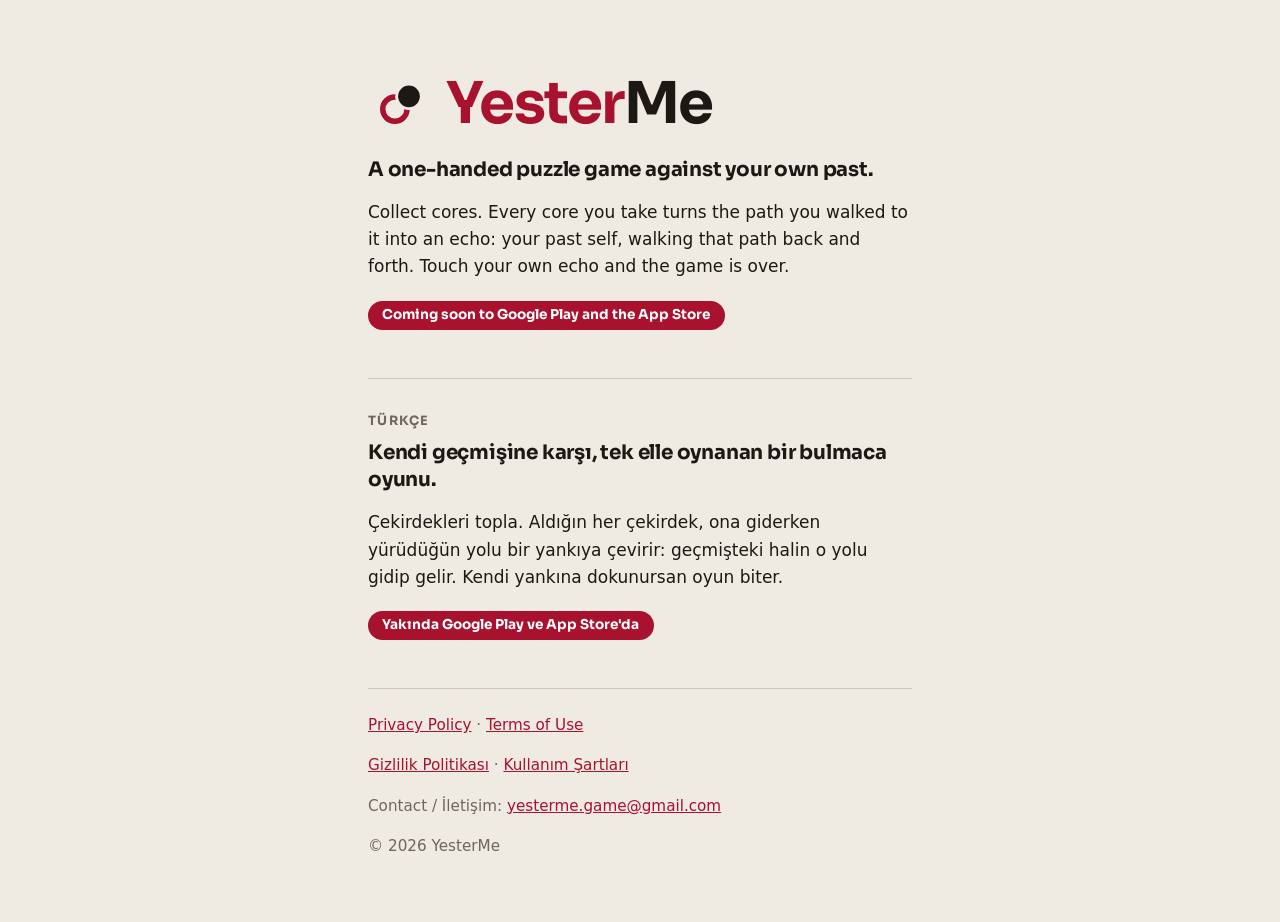
<file: index.html>
<!doctype html>
<html lang="en">
<head>
<meta charset="utf-8">
<meta name="viewport" content="width=device-width, initial-scale=1">
<title>YesterMe</title>
<meta name="description" content="YesterMe is a one-handed puzzle game against your own past. Coming soon to Google Play and the App Store.">
<meta name="color-scheme" content="dark light">
<link rel="icon" href="favicon.svg" type="image/svg+xml">
<link rel="stylesheet" href="/style.css">
</head>
<body>
<main class="home">
  <div class="logo">
    <svg viewBox="0 0 100 100" aria-hidden="true">
      <mask id="cut" maskUnits="userSpaceOnUse" x="0" y="0" width="100" height="100">
        <rect width="100" height="100" fill="#fff"/>
        <circle cx="64" cy="38" r="21.5" fill="#000"/>
      </mask>
      <circle cx="42" cy="58" r="19" fill="none" stroke="var(--cherry)" stroke-width="8.5" mask="url(#cut)"/>
      <circle cx="64" cy="38" r="17" fill="var(--disc)"/>
    </svg>
    <h1><span class="yester">Yester</span><span class="me">Me</span></h1>
  </div>
  <p class="tagline">A one-handed puzzle game against your own past.</p>
  <p>Collect cores. Every core you take turns the path you walked to it into an echo: your past self, walking that path back and forth. Touch your own echo and the game is over.</p>
  <span class="soon">Coming soon to Google Play and the App Store</span>

  <section lang="tr">
    <h2>Türkçe</h2>
    <p class="tagline">Kendi geçmişine karşı, tek elle oynanan bir bulmaca oyunu.</p>
    <p>Çekirdekleri topla. Aldığın her çekirdek, ona giderken yürüdüğün yolu bir yankıya çevirir: geçmişteki halin o yolu gidip gelir. Kendi yankına dokunursan oyun biter.</p>
    <span class="soon">Yakında Google Play ve App Store'da</span>
  </section>

  <footer>
    <p><a href="/privacy/">Privacy Policy</a> · <a href="/terms/">Terms of Use</a></p>
    <p lang="tr"><a href="/tr/gizlilik/">Gizlilik Politikası</a> · <a href="/tr/kullanim-sartlari/">Kullanım Şartları</a></p>
    <p>Contact / İletişim: <a href="mailto:yesterme.game@gmail.com">yesterme.game@gmail.com</a></p>
    <p>© 2026 YesterMe</p>
  </footer>
</main>
</body>
</html>
</file>
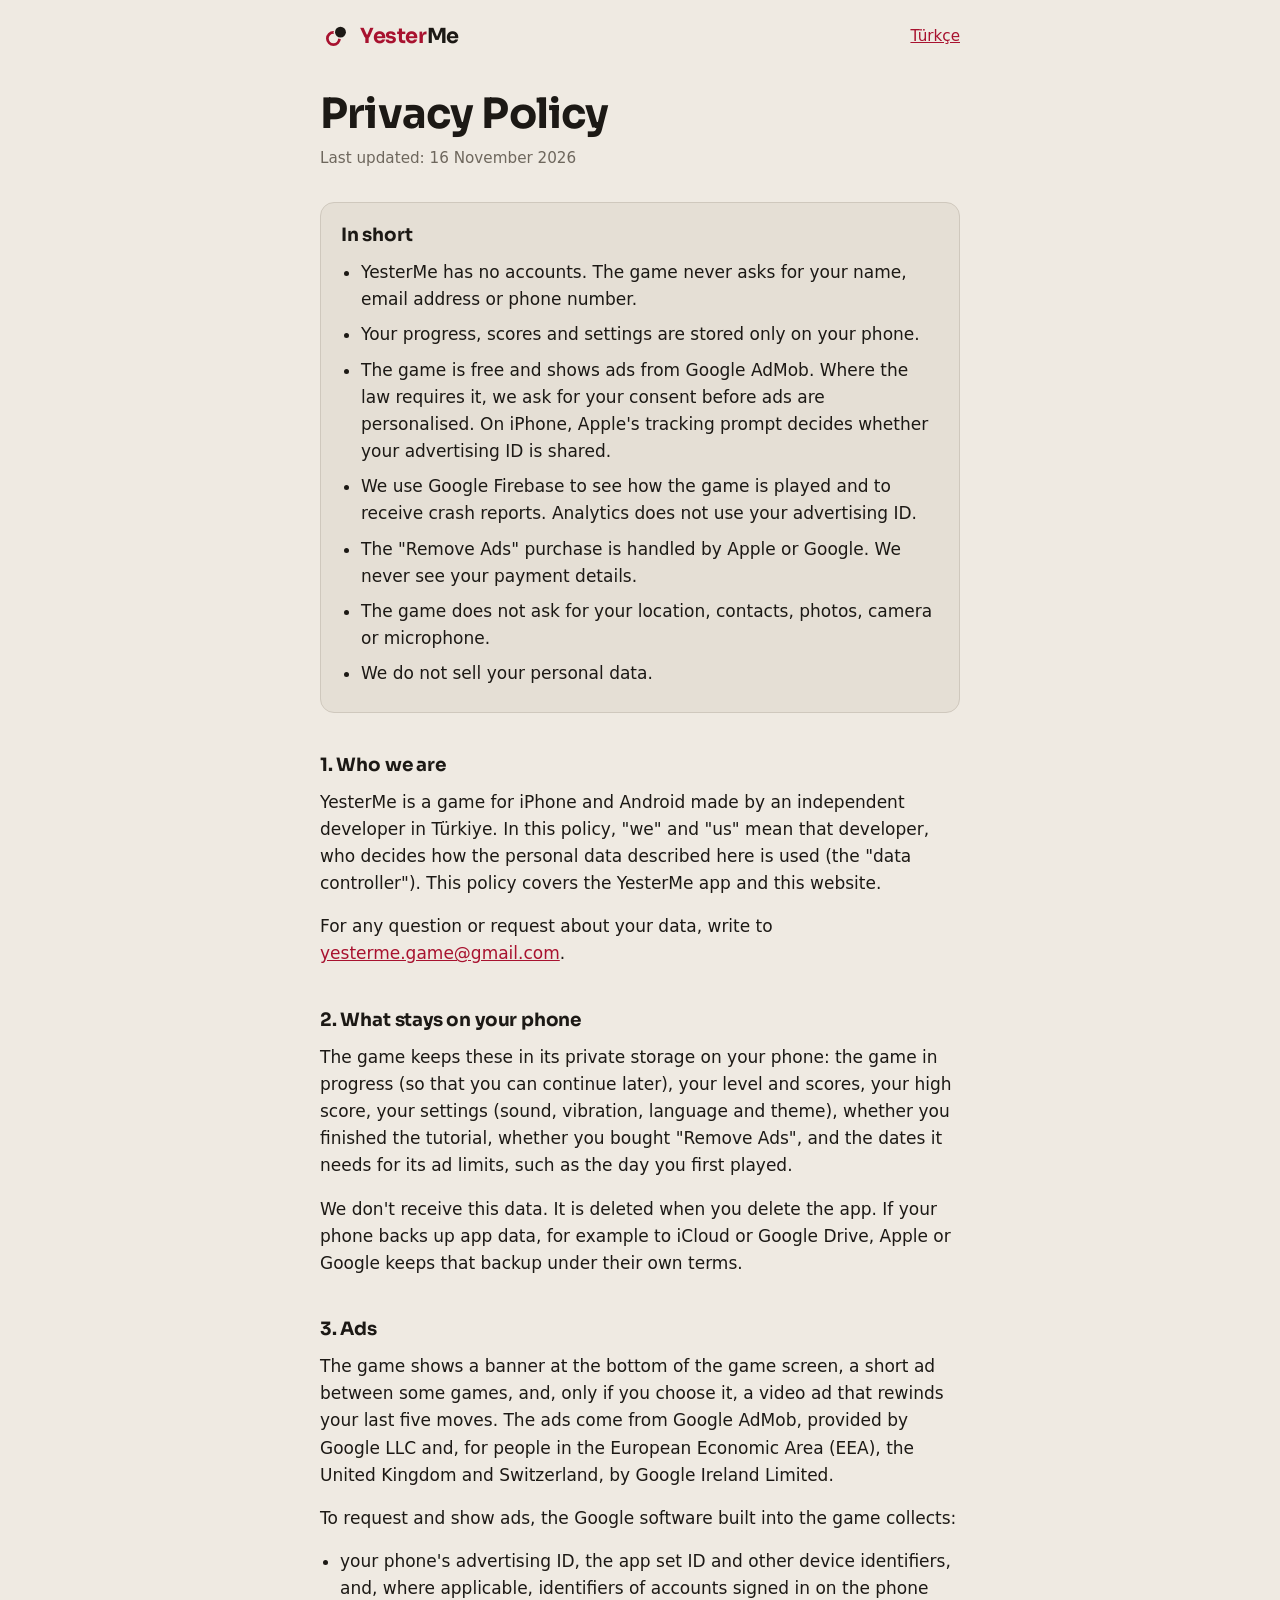
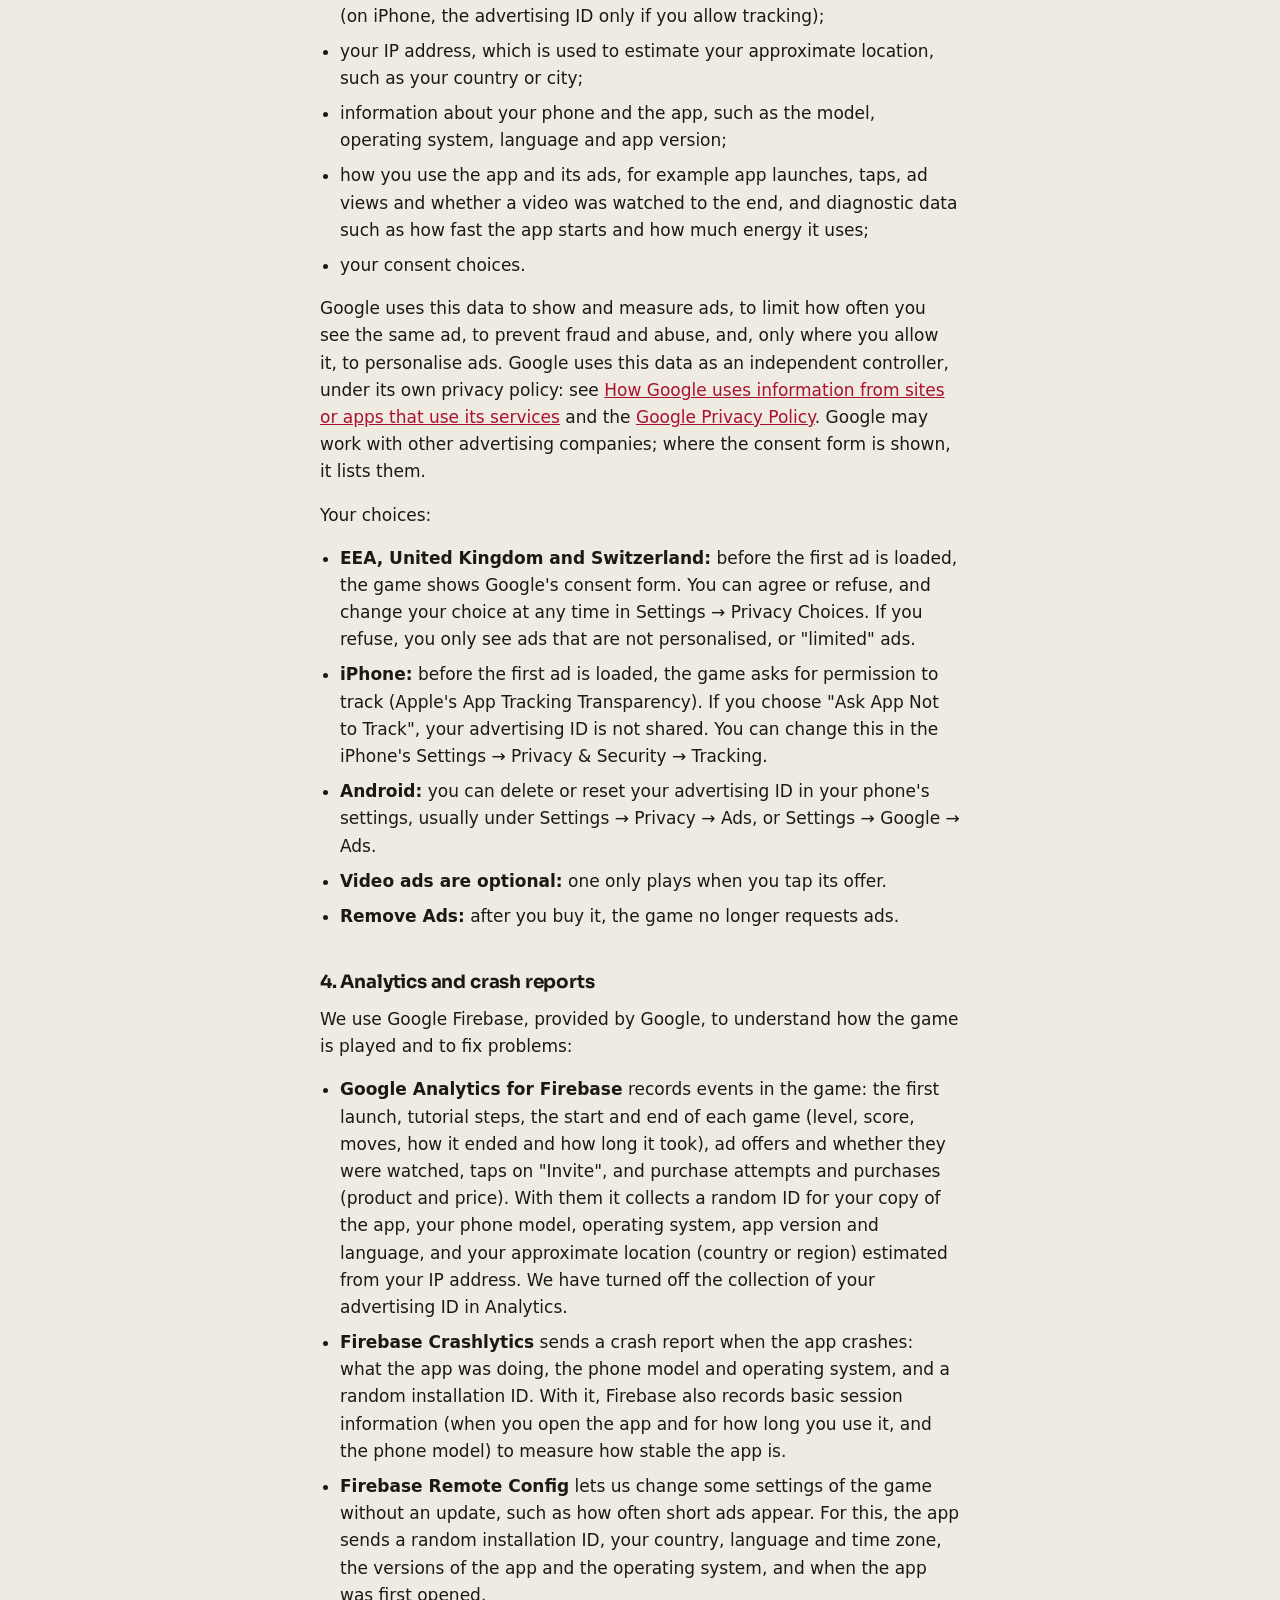
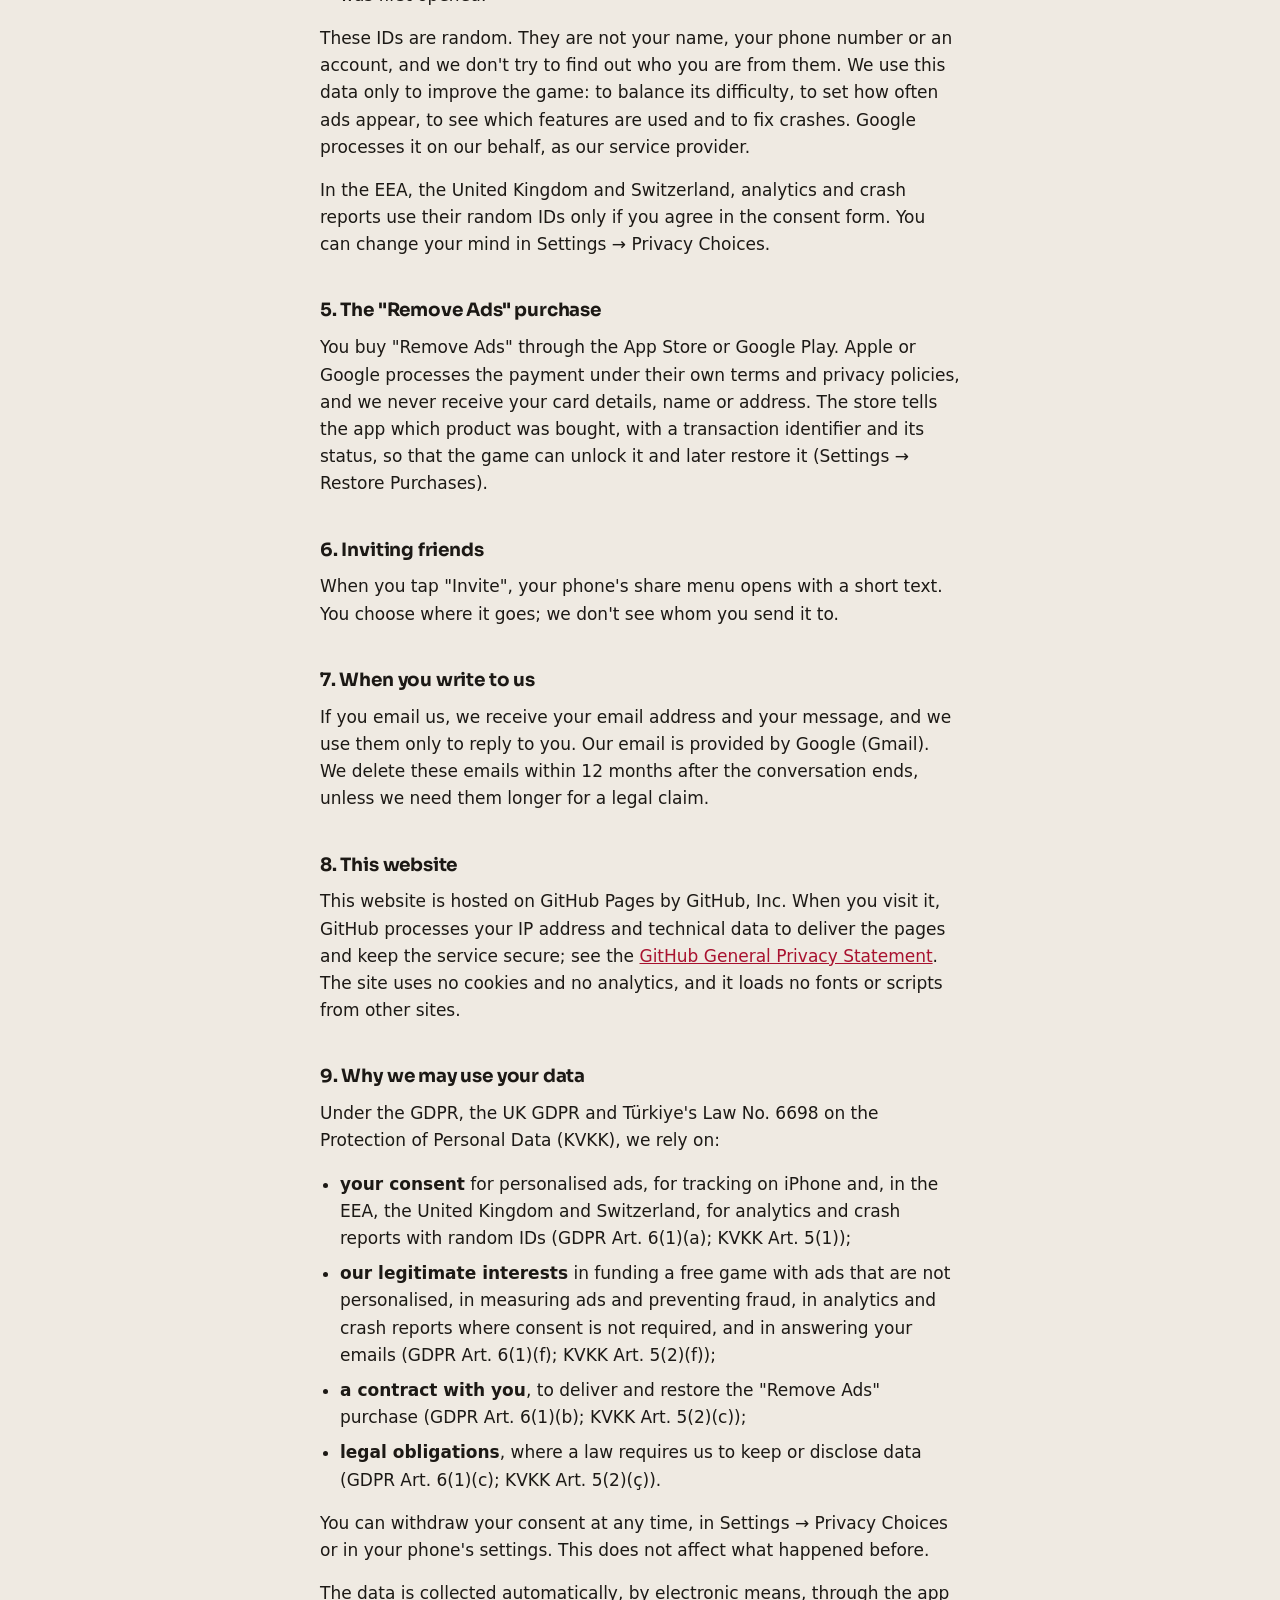
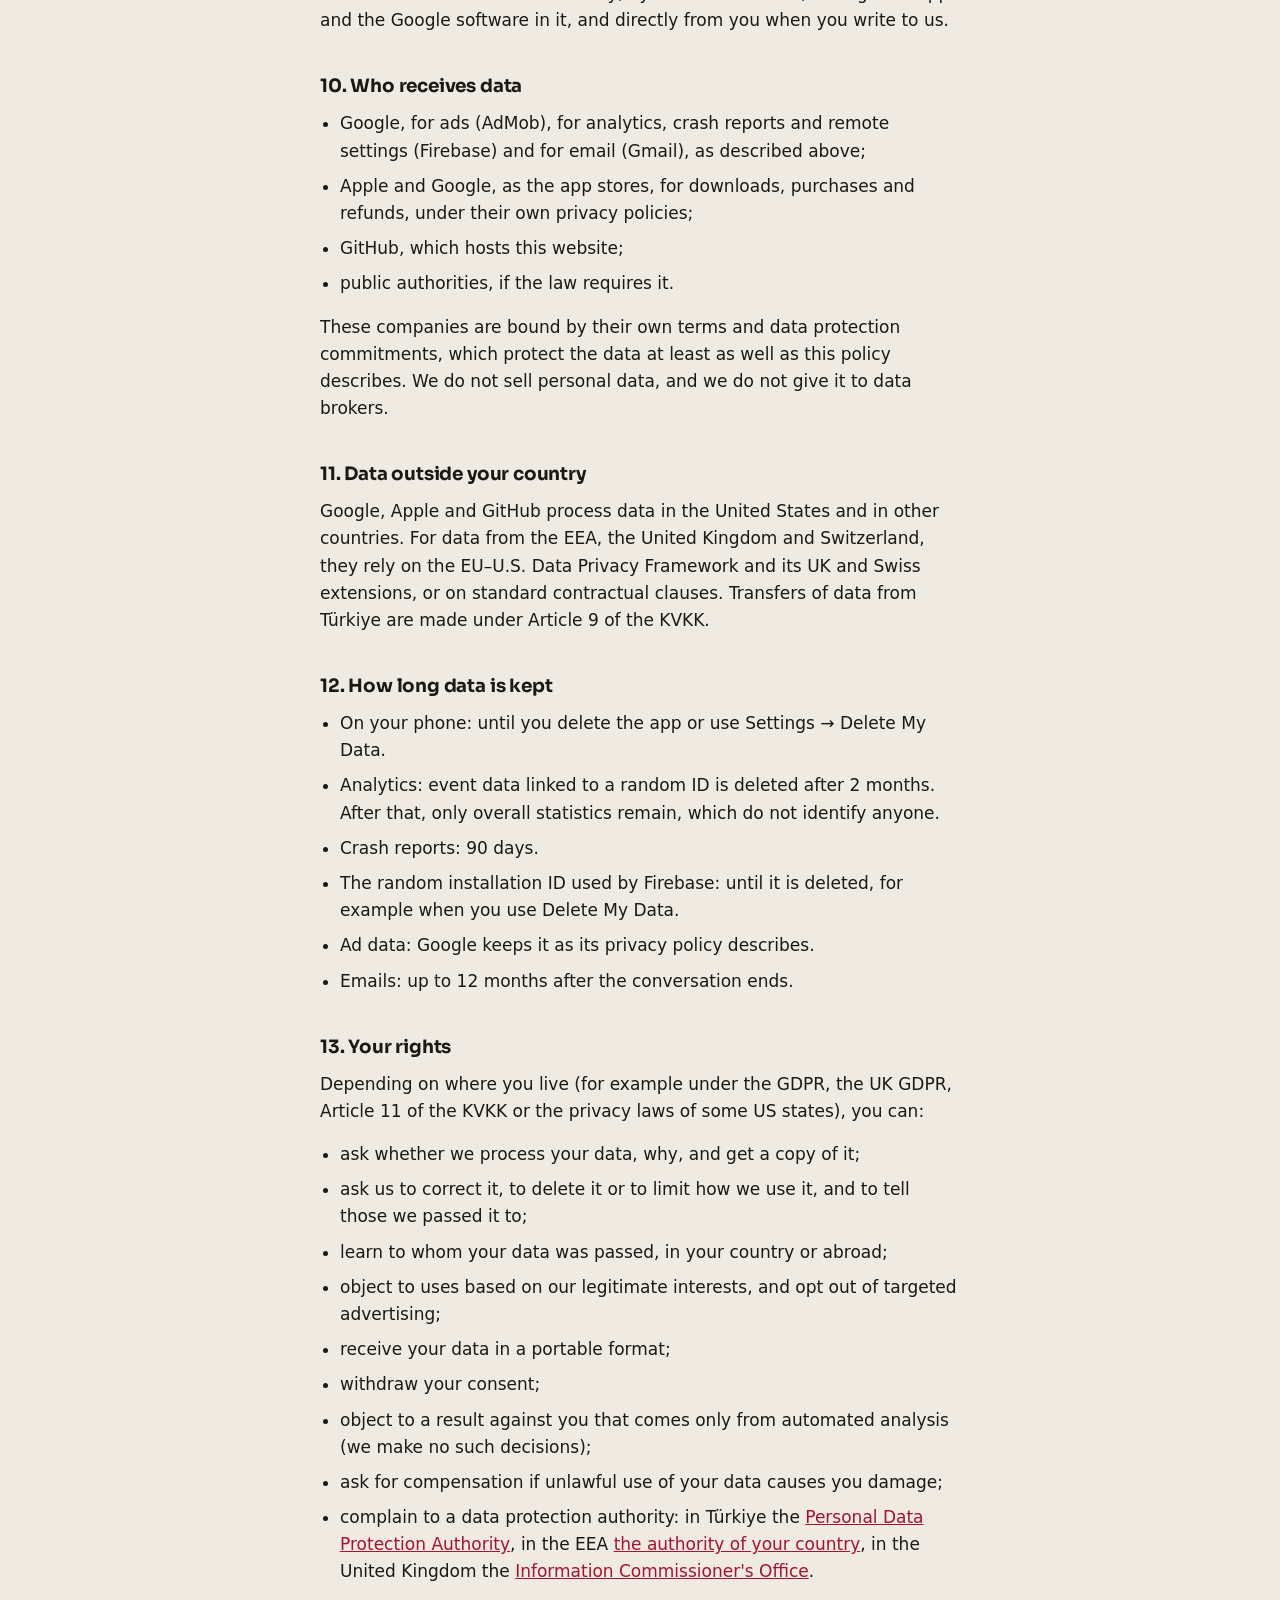
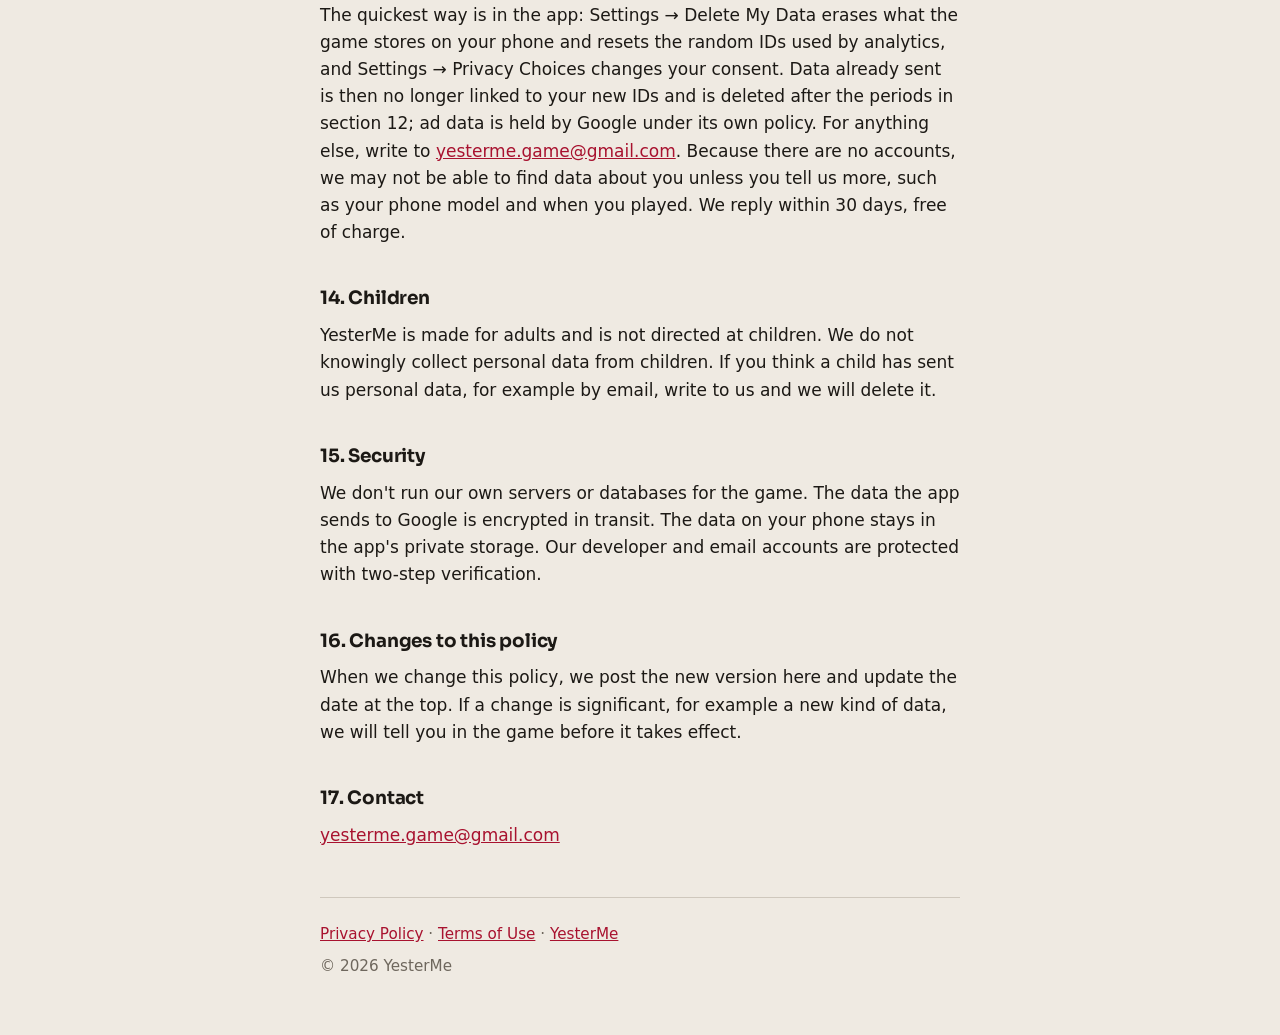
<file: privacy/index.html>
<!doctype html>
<html lang="en">
<head>
<meta charset="utf-8">
<meta name="viewport" content="width=device-width, initial-scale=1">
<title>Privacy Policy · YesterMe</title>
<meta name="description" content="How the YesterMe game handles your data: ads, analytics, the Remove Ads purchase and your choices.">
<meta name="color-scheme" content="dark light">
<link rel="icon" href="/favicon.svg" type="image/svg+xml">
<link rel="stylesheet" href="/style.css">
<link rel="canonical" href="https://yesterme-game.github.io/privacy/">
<link rel="alternate" hreflang="en" href="https://yesterme-game.github.io/privacy/">
<link rel="alternate" hreflang="tr" href="https://yesterme-game.github.io/tr/gizlilik/">
</head>
<body>
<header class="bar">
  <a class="brand" href="/" aria-label="YesterMe">
    <svg viewBox="0 0 100 100" aria-hidden="true">
      <mask id="cut" maskUnits="userSpaceOnUse" x="0" y="0" width="100" height="100">
        <rect width="100" height="100" fill="#fff"/>
        <circle cx="64" cy="38" r="21.5" fill="#000"/>
      </mask>
      <circle cx="42" cy="58" r="19" fill="none" stroke="var(--cherry)" stroke-width="8.5" mask="url(#cut)"/>
      <circle cx="64" cy="38" r="17" fill="var(--disc)"/>
    </svg>
    <span class="word"><span class="yester">Yester</span><span class="me">Me</span></span>
  </a>
  <a class="lang" href="/tr/gizlilik/" hreflang="tr" lang="tr">Türkçe</a>
</header>
<main class="doc">
  <h1>Privacy Policy</h1>
  <p class="updated">Last updated: 16 November 2026</p>

  <section class="short" aria-labelledby="short">
    <h2 id="short">In short</h2>
    <ul>
      <li>YesterMe has no accounts. The game never asks for your name, email address or phone number.</li>
      <li>Your progress, scores and settings are stored only on your phone.</li>
      <li>The game is free and shows ads from Google AdMob. Where the law requires it, we ask for your consent before ads are personalised. On iPhone, Apple's tracking prompt decides whether your advertising ID is shared.</li>
      <li>We use Google Firebase to see how the game is played and to receive crash reports. Analytics does not use your advertising ID.</li>
      <li>The "Remove Ads" purchase is handled by Apple or Google. We never see your payment details.</li>
      <li>The game does not ask for your location, contacts, photos, camera or microphone.</li>
      <li>We do not sell your personal data.</li>
    </ul>
  </section>

  <h2 id="who">1. Who we are</h2>
  <p>YesterMe is a game for iPhone and Android made by an independent developer in Türkiye. In this policy, "we" and "us" mean that developer, who decides how the personal data described here is used (the "data controller"). This policy covers the YesterMe app and this website.</p>
  <p>For any question or request about your data, write to <a href="mailto:yesterme.game@gmail.com">yesterme.game@gmail.com</a>.</p>

  <h2 id="phone">2. What stays on your phone</h2>
  <p>The game keeps these in its private storage on your phone: the game in progress (so that you can continue later), your level and scores, your high score, your settings (sound, vibration, language and theme), whether you finished the tutorial, whether you bought "Remove Ads", and the dates it needs for its ad limits, such as the day you first played.</p>
  <p>We don't receive this data. It is deleted when you delete the app. If your phone backs up app data, for example to iCloud or Google Drive, Apple or Google keeps that backup under their own terms.</p>

  <h2 id="ads">3. Ads</h2>
  <p>The game shows a banner at the bottom of the game screen, a short ad between some games, and, only if you choose it, a video ad that rewinds your last five moves. The ads come from Google AdMob, provided by Google LLC and, for people in the European Economic Area (EEA), the United Kingdom and Switzerland, by Google Ireland Limited.</p>
  <p>To request and show ads, the Google software built into the game collects:</p>
  <ul>
    <li>your phone's advertising ID, the app set ID and other device identifiers, and, where applicable, identifiers of accounts signed in on the phone (on iPhone, the advertising ID only if you allow tracking);</li>
    <li>your IP address, which is used to estimate your approximate location, such as your country or city;</li>
    <li>information about your phone and the app, such as the model, operating system, language and app version;</li>
    <li>how you use the app and its ads, for example app launches, taps, ad views and whether a video was watched to the end, and diagnostic data such as how fast the app starts and how much energy it uses;</li>
    <li>your consent choices.</li>
  </ul>
  <p>Google uses this data to show and measure ads, to limit how often you see the same ad, to prevent fraud and abuse, and, only where you allow it, to personalise ads. Google uses this data as an independent controller, under its own privacy policy: see <a href="https://policies.google.com/technologies/partner-sites">How Google uses information from sites or apps that use its services</a> and the <a href="https://policies.google.com/privacy">Google Privacy Policy</a>. Google may work with other advertising companies; where the consent form is shown, it lists them.</p>
  <p>Your choices:</p>
  <ul>
    <li><strong>EEA, United Kingdom and Switzerland:</strong> before the first ad is loaded, the game shows Google's consent form. You can agree or refuse, and change your choice at any time in Settings → Privacy Choices. If you refuse, you only see ads that are not personalised, or "limited" ads.</li>
    <li><strong>iPhone:</strong> before the first ad is loaded, the game asks for permission to track (Apple's App Tracking Transparency). If you choose "Ask App Not to Track", your advertising ID is not shared. You can change this in the iPhone's Settings → Privacy &amp; Security → Tracking.</li>
    <li><strong>Android:</strong> you can delete or reset your advertising ID in your phone's settings, usually under Settings → Privacy → Ads, or Settings → Google → Ads.</li>
    <li><strong>Video ads are optional:</strong> one only plays when you tap its offer.</li>
    <li><strong>Remove Ads:</strong> after you buy it, the game no longer requests ads.</li>
  </ul>

  <h2 id="analytics">4. Analytics and crash reports</h2>
  <p>We use Google Firebase, provided by Google, to understand how the game is played and to fix problems:</p>
  <ul>
    <li><strong>Google Analytics for Firebase</strong> records events in the game: the first launch, tutorial steps, the start and end of each game (level, score, moves, how it ended and how long it took), ad offers and whether they were watched, taps on "Invite", and purchase attempts and purchases (product and price). With them it collects a random ID for your copy of the app, your phone model, operating system, app version and language, and your approximate location (country or region) estimated from your IP address. We have turned off the collection of your advertising ID in Analytics.</li>
    <li><strong>Firebase Crashlytics</strong> sends a crash report when the app crashes: what the app was doing, the phone model and operating system, and a random installation ID. With it, Firebase also records basic session information (when you open the app and for how long you use it, and the phone model) to measure how stable the app is.</li>
    <li><strong>Firebase Remote Config</strong> lets us change some settings of the game without an update, such as how often short ads appear. For this, the app sends a random installation ID, your country, language and time zone, the versions of the app and the operating system, and when the app was first opened.</li>
  </ul>
  <p>These IDs are random. They are not your name, your phone number or an account, and we don't try to find out who you are from them. We use this data only to improve the game: to balance its difficulty, to set how often ads appear, to see which features are used and to fix crashes. Google processes it on our behalf, as our service provider.</p>
  <p>In the EEA, the United Kingdom and Switzerland, analytics and crash reports use their random IDs only if you agree in the consent form. You can change your mind in Settings → Privacy Choices.</p>

  <h2 id="purchases">5. The "Remove Ads" purchase</h2>
  <p>You buy "Remove Ads" through the App Store or Google Play. Apple or Google processes the payment under their own terms and privacy policies, and we never receive your card details, name or address. The store tells the app which product was bought, with a transaction identifier and its status, so that the game can unlock it and later restore it (Settings → Restore Purchases).</p>

  <h2 id="invite">6. Inviting friends</h2>
  <p>When you tap "Invite", your phone's share menu opens with a short text. You choose where it goes; we don't see whom you send it to.</p>

  <h2 id="email">7. When you write to us</h2>
  <p>If you email us, we receive your email address and your message, and we use them only to reply to you. Our email is provided by Google (Gmail). We delete these emails within 12 months after the conversation ends, unless we need them longer for a legal claim.</p>

  <h2 id="website">8. This website</h2>
  <p>This website is hosted on GitHub Pages by GitHub, Inc. When you visit it, GitHub processes your IP address and technical data to deliver the pages and keep the service secure; see the <a href="https://docs.github.com/en/site-policy/privacy-policies/github-general-privacy-statement">GitHub General Privacy Statement</a>. The site uses no cookies and no analytics, and it loads no fonts or scripts from other sites.</p>

  <h2 id="bases">9. Why we may use your data</h2>
  <p>Under the GDPR, the UK GDPR and Türkiye's Law No. 6698 on the Protection of Personal Data (KVKK), we rely on:</p>
  <ul>
    <li><strong>your consent</strong> for personalised ads, for tracking on iPhone and, in the EEA, the United Kingdom and Switzerland, for analytics and crash reports with random IDs (GDPR Art. 6(1)(a); KVKK Art. 5(1));</li>
    <li><strong>our legitimate interests</strong> in funding a free game with ads that are not personalised, in measuring ads and preventing fraud, in analytics and crash reports where consent is not required, and in answering your emails (GDPR Art. 6(1)(f); KVKK Art. 5(2)(f));</li>
    <li><strong>a contract with you</strong>, to deliver and restore the "Remove Ads" purchase (GDPR Art. 6(1)(b); KVKK Art. 5(2)(c));</li>
    <li><strong>legal obligations</strong>, where a law requires us to keep or disclose data (GDPR Art. 6(1)(c); KVKK Art. 5(2)(ç)).</li>
  </ul>
  <p>You can withdraw your consent at any time, in Settings → Privacy Choices or in your phone's settings. This does not affect what happened before.</p>
  <p>The data is collected automatically, by electronic means, through the app and the Google software in it, and directly from you when you write to us.</p>

  <h2 id="recipients">10. Who receives data</h2>
  <ul>
    <li>Google, for ads (AdMob), for analytics, crash reports and remote settings (Firebase) and for email (Gmail), as described above;</li>
    <li>Apple and Google, as the app stores, for downloads, purchases and refunds, under their own privacy policies;</li>
    <li>GitHub, which hosts this website;</li>
    <li>public authorities, if the law requires it.</li>
  </ul>
  <p>These companies are bound by their own terms and data protection commitments, which protect the data at least as well as this policy describes. We do not sell personal data, and we do not give it to data brokers.</p>

  <h2 id="transfers">11. Data outside your country</h2>
  <p>Google, Apple and GitHub process data in the United States and in other countries. For data from the EEA, the United Kingdom and Switzerland, they rely on the EU–U.S. Data Privacy Framework and its UK and Swiss extensions, or on standard contractual clauses. Transfers of data from Türkiye are made under Article 9 of the KVKK.</p>

  <h2 id="retention">12. How long data is kept</h2>
  <ul>
    <li>On your phone: until you delete the app or use Settings → Delete My Data.</li>
    <li>Analytics: event data linked to a random ID is deleted after 2 months. After that, only overall statistics remain, which do not identify anyone.</li>
    <li>Crash reports: 90 days.</li>
    <li>The random installation ID used by Firebase: until it is deleted, for example when you use Delete My Data.</li>
    <li>Ad data: Google keeps it as its privacy policy describes.</li>
    <li>Emails: up to 12 months after the conversation ends.</li>
  </ul>

  <h2 id="rights">13. Your rights</h2>
  <p>Depending on where you live (for example under the GDPR, the UK GDPR, Article 11 of the KVKK or the privacy laws of some US states), you can:</p>
  <ul>
    <li>ask whether we process your data, why, and get a copy of it;</li>
    <li>ask us to correct it, to delete it or to limit how we use it, and to tell those we passed it to;</li>
    <li>learn to whom your data was passed, in your country or abroad;</li>
    <li>object to uses based on our legitimate interests, and opt out of targeted advertising;</li>
    <li>receive your data in a portable format;</li>
    <li>withdraw your consent;</li>
    <li>object to a result against you that comes only from automated analysis (we make no such decisions);</li>
    <li>ask for compensation if unlawful use of your data causes you damage;</li>
    <li>complain to a data protection authority: in Türkiye the <a href="https://www.kvkk.gov.tr/">Personal Data Protection Authority</a>, in the EEA <a href="https://www.edpb.europa.eu/about-edpb/about-edpb/members_en">the authority of your country</a>, in the United Kingdom the <a href="https://ico.org.uk/make-a-complaint/">Information Commissioner's Office</a>.</li>
  </ul>
  <p>The quickest way is in the app: Settings → Delete My Data erases what the game stores on your phone and resets the random IDs used by analytics, and Settings → Privacy Choices changes your consent. Data already sent is then no longer linked to your new IDs and is deleted after the periods in section 12; ad data is held by Google under its own policy. For anything else, write to <a href="mailto:yesterme.game@gmail.com">yesterme.game@gmail.com</a>. Because there are no accounts, we may not be able to find data about you unless you tell us more, such as your phone model and when you played. We reply within 30 days, free of charge.</p>

  <h2 id="children">14. Children</h2>
  <p>YesterMe is made for adults and is not directed at children. We do not knowingly collect personal data from children. If you think a child has sent us personal data, for example by email, write to us and we will delete it.</p>

  <h2 id="security">15. Security</h2>
  <p>We don't run our own servers or databases for the game. The data the app sends to Google is encrypted in transit. The data on your phone stays in the app's private storage. Our developer and email accounts are protected with two-step verification.</p>

  <h2 id="changes">16. Changes to this policy</h2>
  <p>When we change this policy, we post the new version here and update the date at the top. If a change is significant, for example a new kind of data, we will tell you in the game before it takes effect.</p>

  <h2 id="contact">17. Contact</h2>
  <p><a href="mailto:yesterme.game@gmail.com">yesterme.game@gmail.com</a></p>

  <footer>
    <p><a href="/privacy/">Privacy Policy</a> · <a href="/terms/">Terms of Use</a> · <a href="/">YesterMe</a></p>
    <p>© 2026 YesterMe</p>
  </footer>
</main>
</body>
</html>
</file>
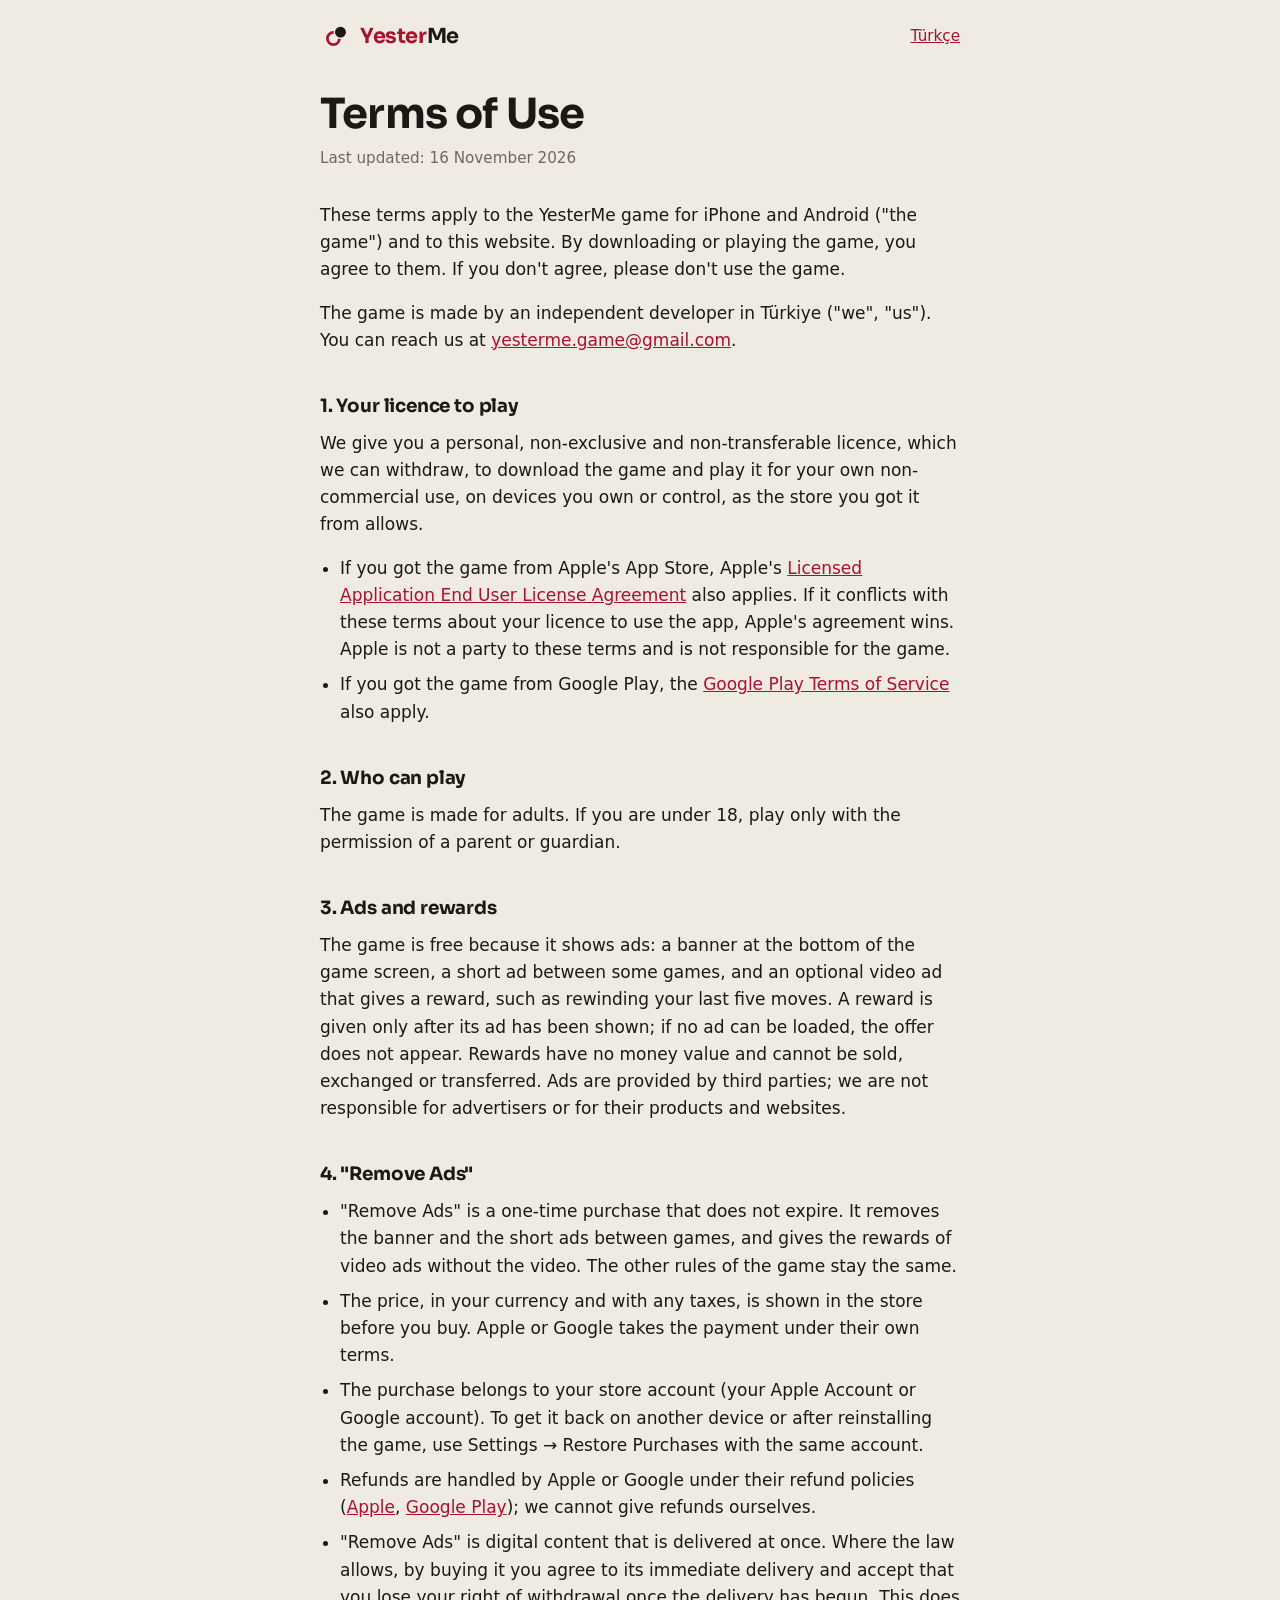
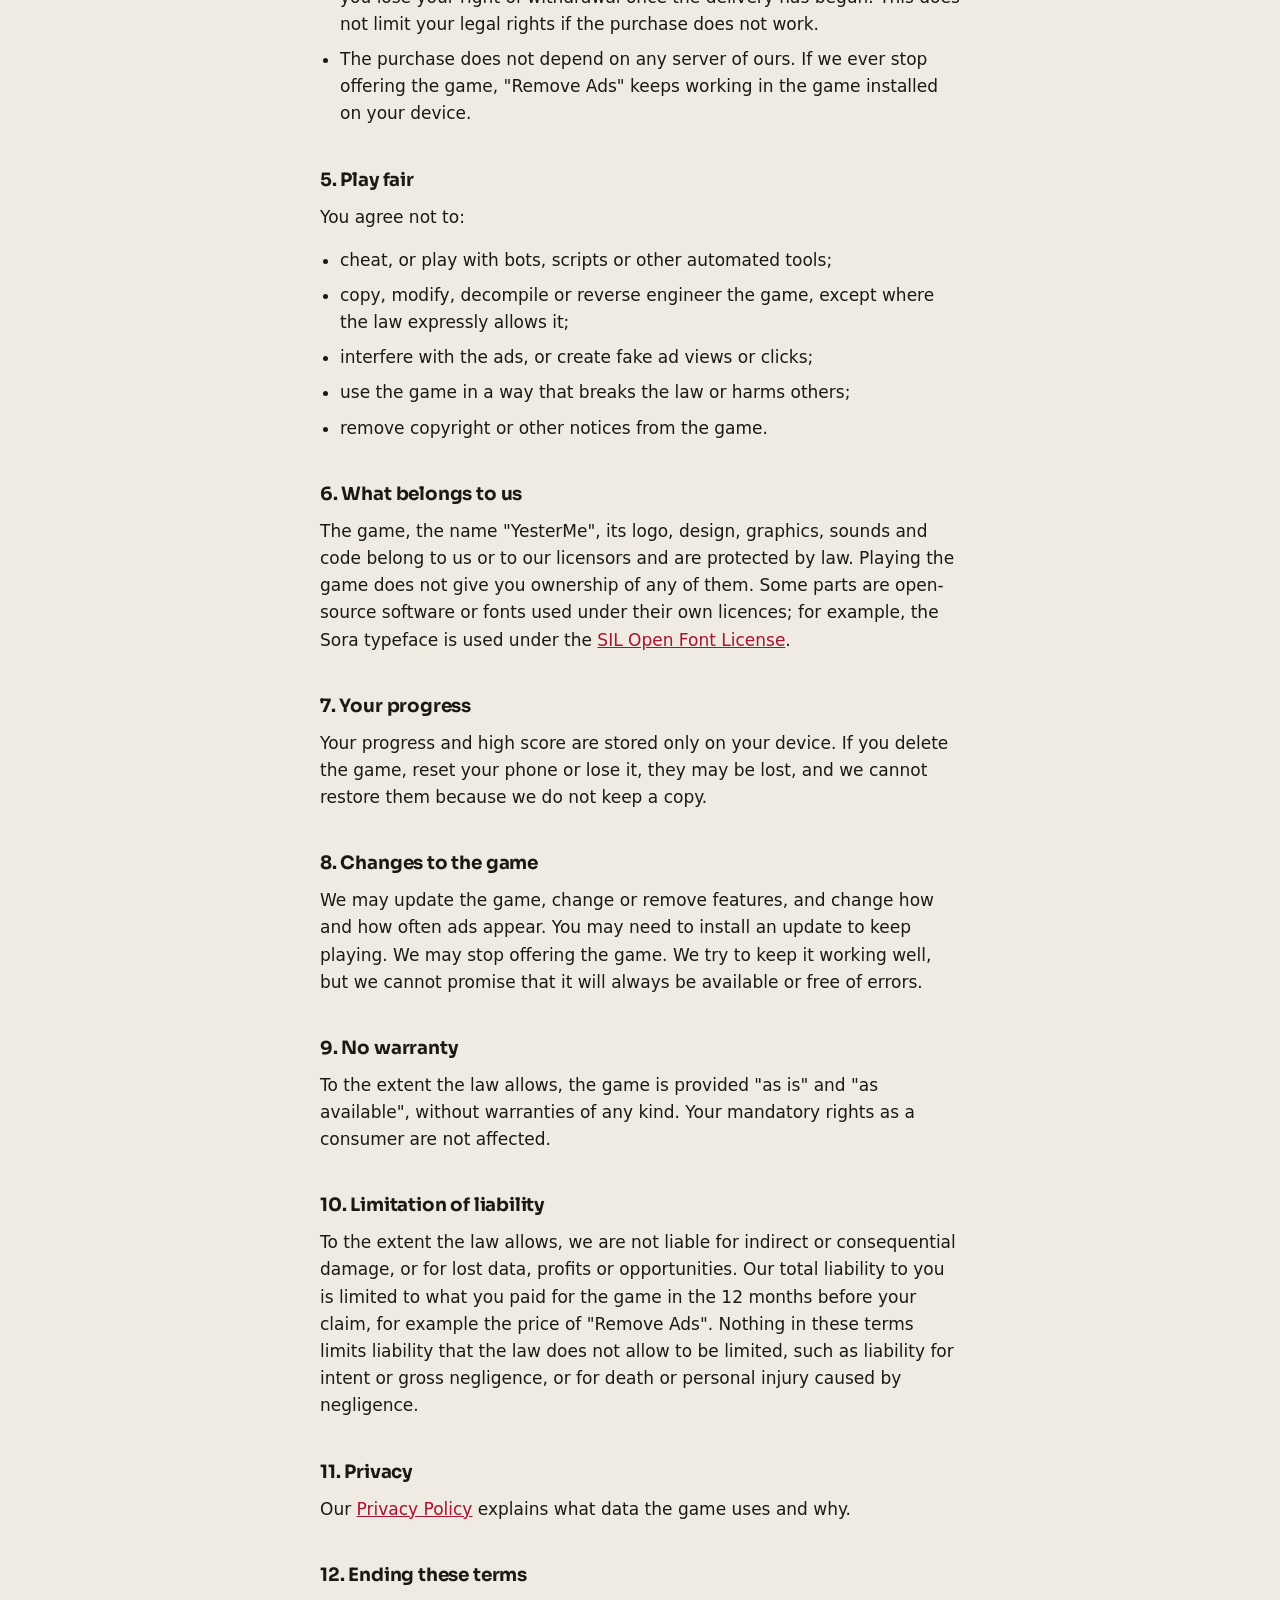
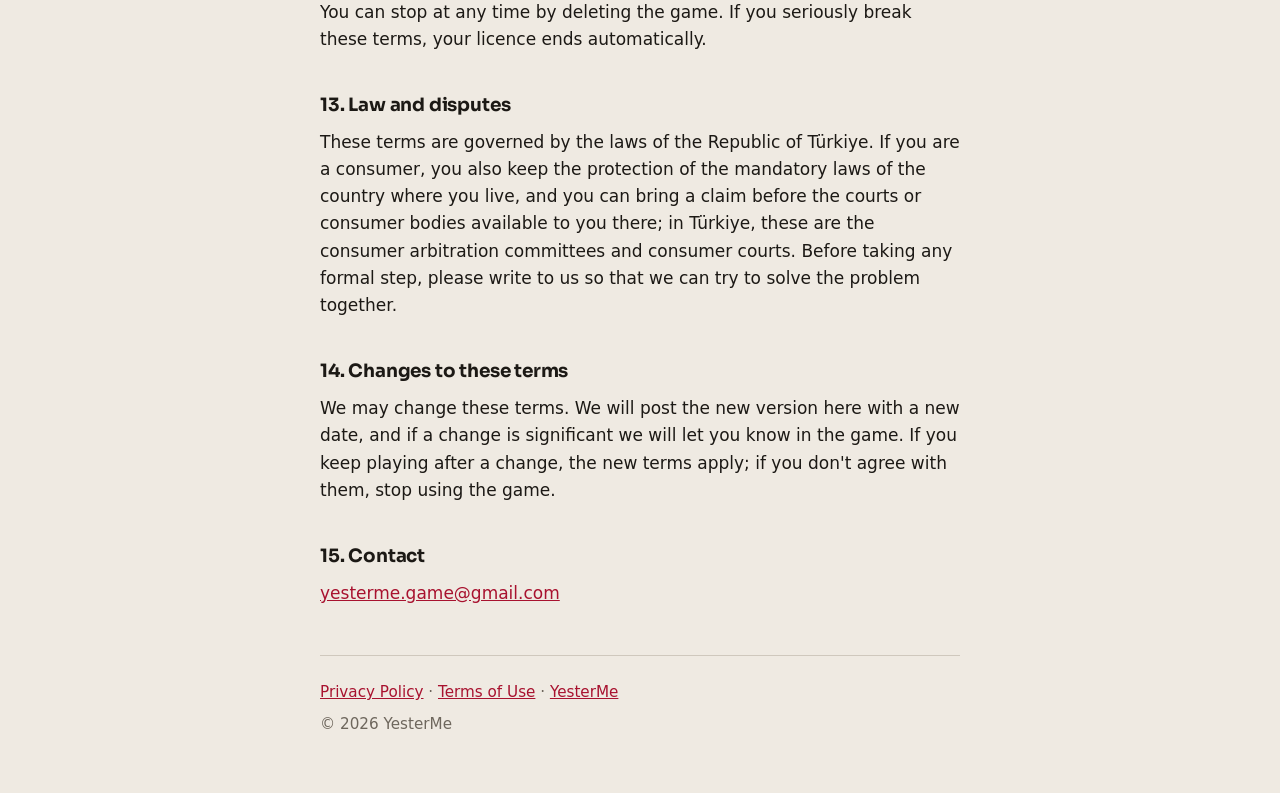
<file: terms/index.html>
<!doctype html>
<html lang="en">
<head>
<meta charset="utf-8">
<meta name="viewport" content="width=device-width, initial-scale=1">
<title>Terms of Use · YesterMe</title>
<meta name="description" content="The terms for playing YesterMe: your licence, ads and rewards, the Remove Ads purchase and fair play.">
<meta name="color-scheme" content="dark light">
<link rel="icon" href="/favicon.svg" type="image/svg+xml">
<link rel="stylesheet" href="/style.css">
<link rel="canonical" href="https://yesterme-game.github.io/terms/">
<link rel="alternate" hreflang="en" href="https://yesterme-game.github.io/terms/">
<link rel="alternate" hreflang="tr" href="https://yesterme-game.github.io/tr/kullanim-sartlari/">
</head>
<body>
<header class="bar">
  <a class="brand" href="/" aria-label="YesterMe">
    <svg viewBox="0 0 100 100" aria-hidden="true">
      <mask id="cut" maskUnits="userSpaceOnUse" x="0" y="0" width="100" height="100">
        <rect width="100" height="100" fill="#fff"/>
        <circle cx="64" cy="38" r="21.5" fill="#000"/>
      </mask>
      <circle cx="42" cy="58" r="19" fill="none" stroke="var(--cherry)" stroke-width="8.5" mask="url(#cut)"/>
      <circle cx="64" cy="38" r="17" fill="var(--disc)"/>
    </svg>
    <span class="word"><span class="yester">Yester</span><span class="me">Me</span></span>
  </a>
  <a class="lang" href="/tr/kullanim-sartlari/" hreflang="tr" lang="tr">Türkçe</a>
</header>
<main class="doc">
  <h1>Terms of Use</h1>
  <p class="updated">Last updated: 16 November 2026</p>

  <p>These terms apply to the YesterMe game for iPhone and Android ("the game") and to this website. By downloading or playing the game, you agree to them. If you don't agree, please don't use the game.</p>
  <p>The game is made by an independent developer in Türkiye ("we", "us"). You can reach us at <a href="mailto:yesterme.game@gmail.com">yesterme.game@gmail.com</a>.</p>

  <h2 id="licence">1. Your licence to play</h2>
  <p>We give you a personal, non-exclusive and non-transferable licence, which we can withdraw, to download the game and play it for your own non-commercial use, on devices you own or control, as the store you got it from allows.</p>
  <ul>
    <li>If you got the game from Apple's App Store, Apple's <a href="https://www.apple.com/legal/internet-services/itunes/dev/stdeula/">Licensed Application End User License Agreement</a> also applies. If it conflicts with these terms about your licence to use the app, Apple's agreement wins. Apple is not a party to these terms and is not responsible for the game.</li>
    <li>If you got the game from Google Play, the <a href="https://play.google.com/about/play-terms/">Google Play Terms of Service</a> also apply.</li>
  </ul>

  <h2 id="who">2. Who can play</h2>
  <p>The game is made for adults. If you are under 18, play only with the permission of a parent or guardian.</p>

  <h2 id="ads">3. Ads and rewards</h2>
  <p>The game is free because it shows ads: a banner at the bottom of the game screen, a short ad between some games, and an optional video ad that gives a reward, such as rewinding your last five moves. A reward is given only after its ad has been shown; if no ad can be loaded, the offer does not appear. Rewards have no money value and cannot be sold, exchanged or transferred. Ads are provided by third parties; we are not responsible for advertisers or for their products and websites.</p>

  <h2 id="remove-ads">4. "Remove Ads"</h2>
  <ul>
    <li>"Remove Ads" is a one-time purchase that does not expire. It removes the banner and the short ads between games, and gives the rewards of video ads without the video. The other rules of the game stay the same.</li>
    <li>The price, in your currency and with any taxes, is shown in the store before you buy. Apple or Google takes the payment under their own terms.</li>
    <li>The purchase belongs to your store account (your Apple Account or Google account). To get it back on another device or after reinstalling the game, use Settings → Restore Purchases with the same account.</li>
    <li>Refunds are handled by Apple or Google under their refund policies (<a href="https://reportaproblem.apple.com/">Apple</a>, <a href="https://support.google.com/googleplay/answer/2479637">Google Play</a>); we cannot give refunds ourselves.</li>
    <li>"Remove Ads" is digital content that is delivered at once. Where the law allows, by buying it you agree to its immediate delivery and accept that you lose your right of withdrawal once the delivery has begun. This does not limit your legal rights if the purchase does not work.</li>
    <li>The purchase does not depend on any server of ours. If we ever stop offering the game, "Remove Ads" keeps working in the game installed on your device.</li>
  </ul>

  <h2 id="fair-play">5. Play fair</h2>
  <p>You agree not to:</p>
  <ul>
    <li>cheat, or play with bots, scripts or other automated tools;</li>
    <li>copy, modify, decompile or reverse engineer the game, except where the law expressly allows it;</li>
    <li>interfere with the ads, or create fake ad views or clicks;</li>
    <li>use the game in a way that breaks the law or harms others;</li>
    <li>remove copyright or other notices from the game.</li>
  </ul>

  <h2 id="ours">6. What belongs to us</h2>
  <p>The game, the name "YesterMe", its logo, design, graphics, sounds and code belong to us or to our licensors and are protected by law. Playing the game does not give you ownership of any of them. Some parts are open-source software or fonts used under their own licences; for example, the Sora typeface is used under the <a href="/fonts/OFL.txt">SIL Open Font License</a>.</p>

  <h2 id="progress">7. Your progress</h2>
  <p>Your progress and high score are stored only on your device. If you delete the game, reset your phone or lose it, they may be lost, and we cannot restore them because we do not keep a copy.</p>

  <h2 id="changes-game">8. Changes to the game</h2>
  <p>We may update the game, change or remove features, and change how and how often ads appear. You may need to install an update to keep playing. We may stop offering the game. We try to keep it working well, but we cannot promise that it will always be available or free of errors.</p>

  <h2 id="warranty">9. No warranty</h2>
  <p>To the extent the law allows, the game is provided "as is" and "as available", without warranties of any kind. Your mandatory rights as a consumer are not affected.</p>

  <h2 id="liability">10. Limitation of liability</h2>
  <p>To the extent the law allows, we are not liable for indirect or consequential damage, or for lost data, profits or opportunities. Our total liability to you is limited to what you paid for the game in the 12 months before your claim, for example the price of "Remove Ads". Nothing in these terms limits liability that the law does not allow to be limited, such as liability for intent or gross negligence, or for death or personal injury caused by negligence.</p>

  <h2 id="privacy">11. Privacy</h2>
  <p>Our <a href="/privacy/">Privacy Policy</a> explains what data the game uses and why.</p>

  <h2 id="ending">12. Ending these terms</h2>
  <p>You can stop at any time by deleting the game. If you seriously break these terms, your licence ends automatically.</p>

  <h2 id="law">13. Law and disputes</h2>
  <p>These terms are governed by the laws of the Republic of Türkiye. If you are a consumer, you also keep the protection of the mandatory laws of the country where you live, and you can bring a claim before the courts or consumer bodies available to you there; in Türkiye, these are the consumer arbitration committees and consumer courts. Before taking any formal step, please write to us so that we can try to solve the problem together.</p>

  <h2 id="changes">14. Changes to these terms</h2>
  <p>We may change these terms. We will post the new version here with a new date, and if a change is significant we will let you know in the game. If you keep playing after a change, the new terms apply; if you don't agree with them, stop using the game.</p>

  <h2 id="contact">15. Contact</h2>
  <p><a href="mailto:yesterme.game@gmail.com">yesterme.game@gmail.com</a></p>

  <footer>
    <p><a href="/privacy/">Privacy Policy</a> · <a href="/terms/">Terms of Use</a> · <a href="/">YesterMe</a></p>
    <p>© 2026 YesterMe</p>
  </footer>
</main>
</body>
</html>
</file>
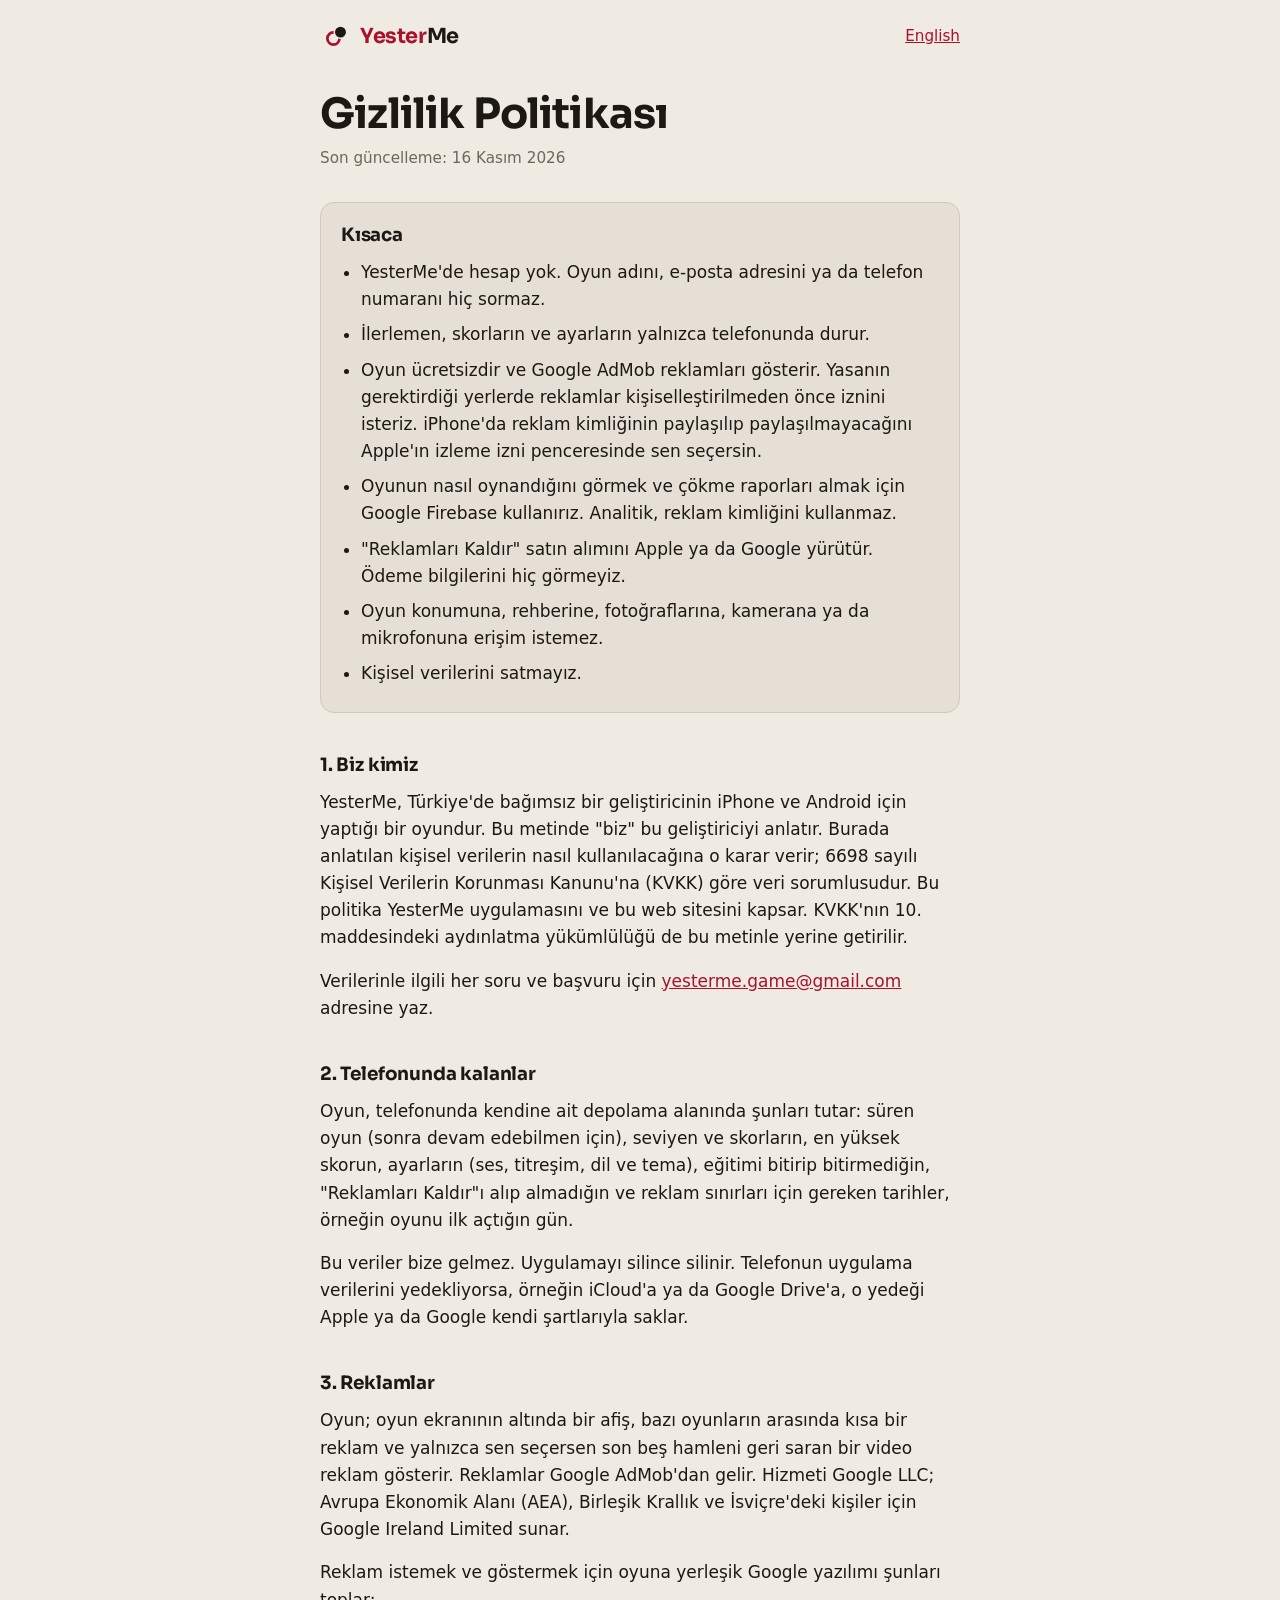
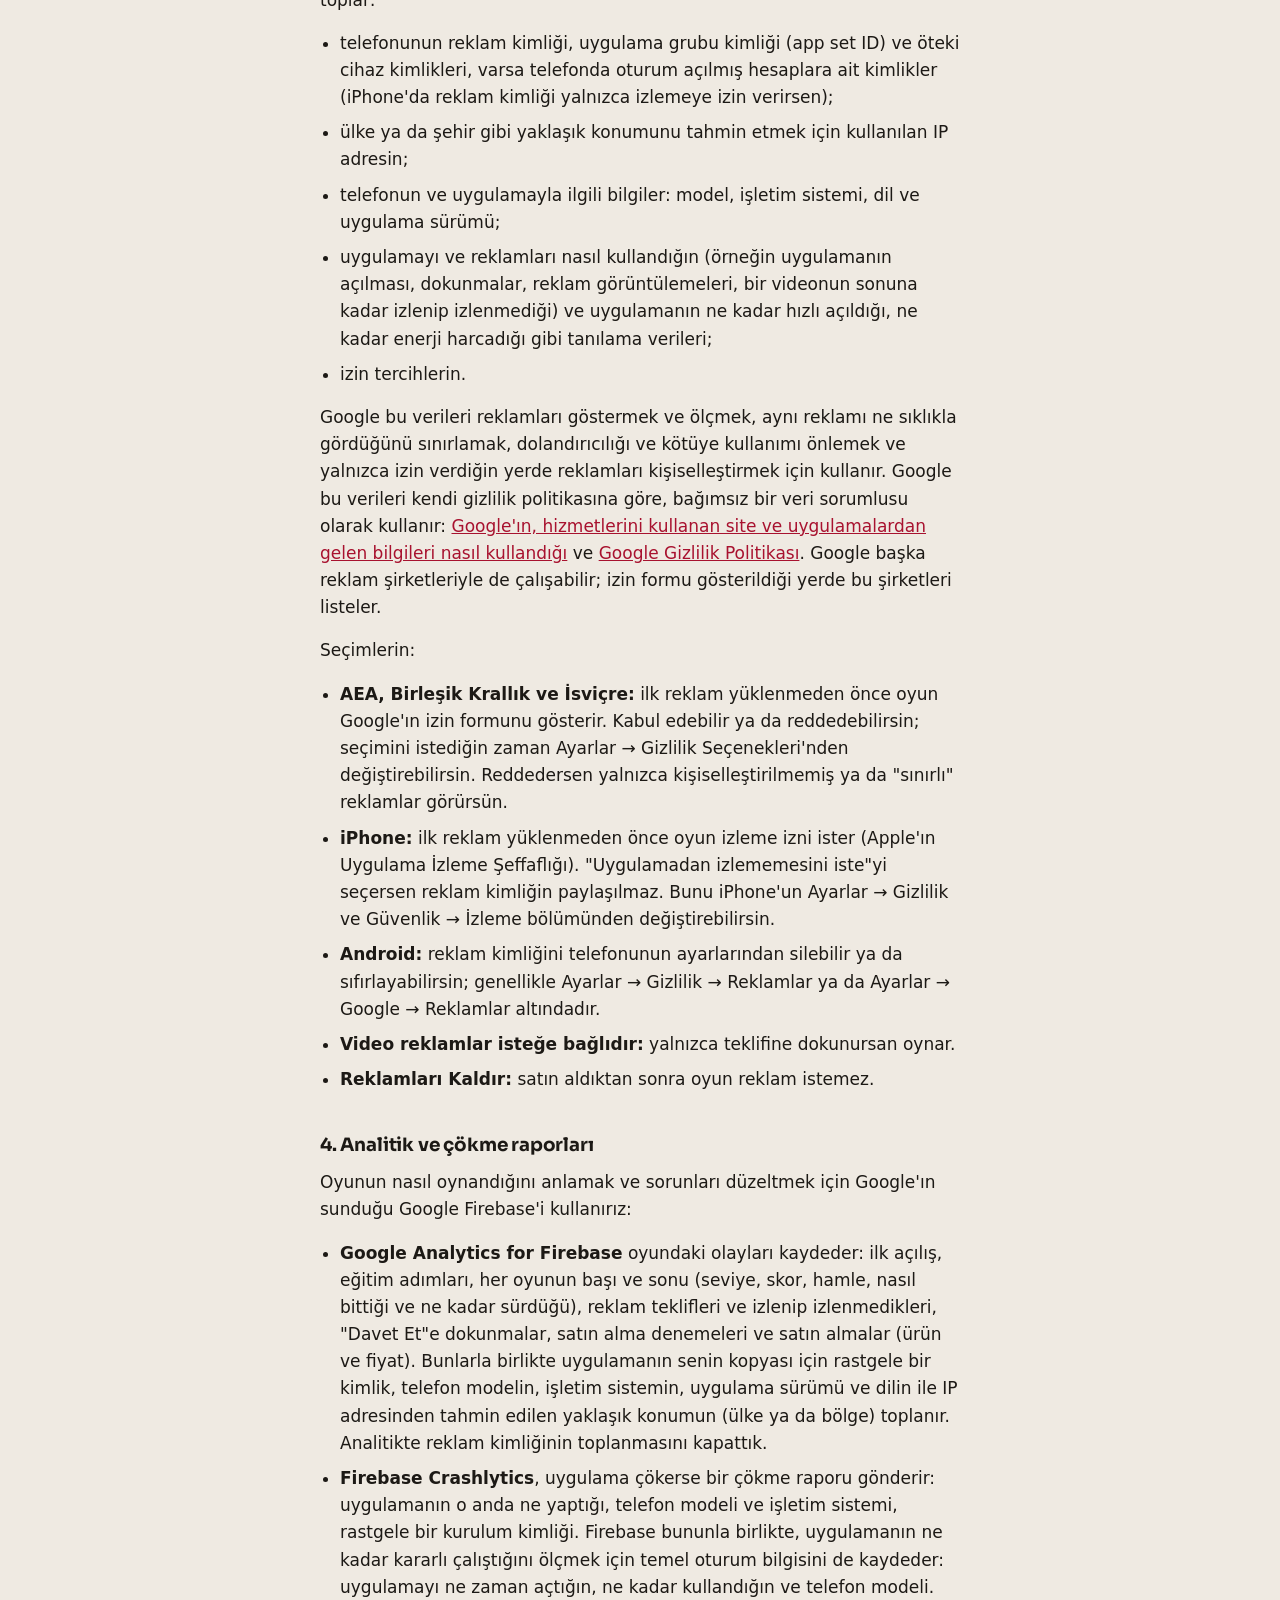
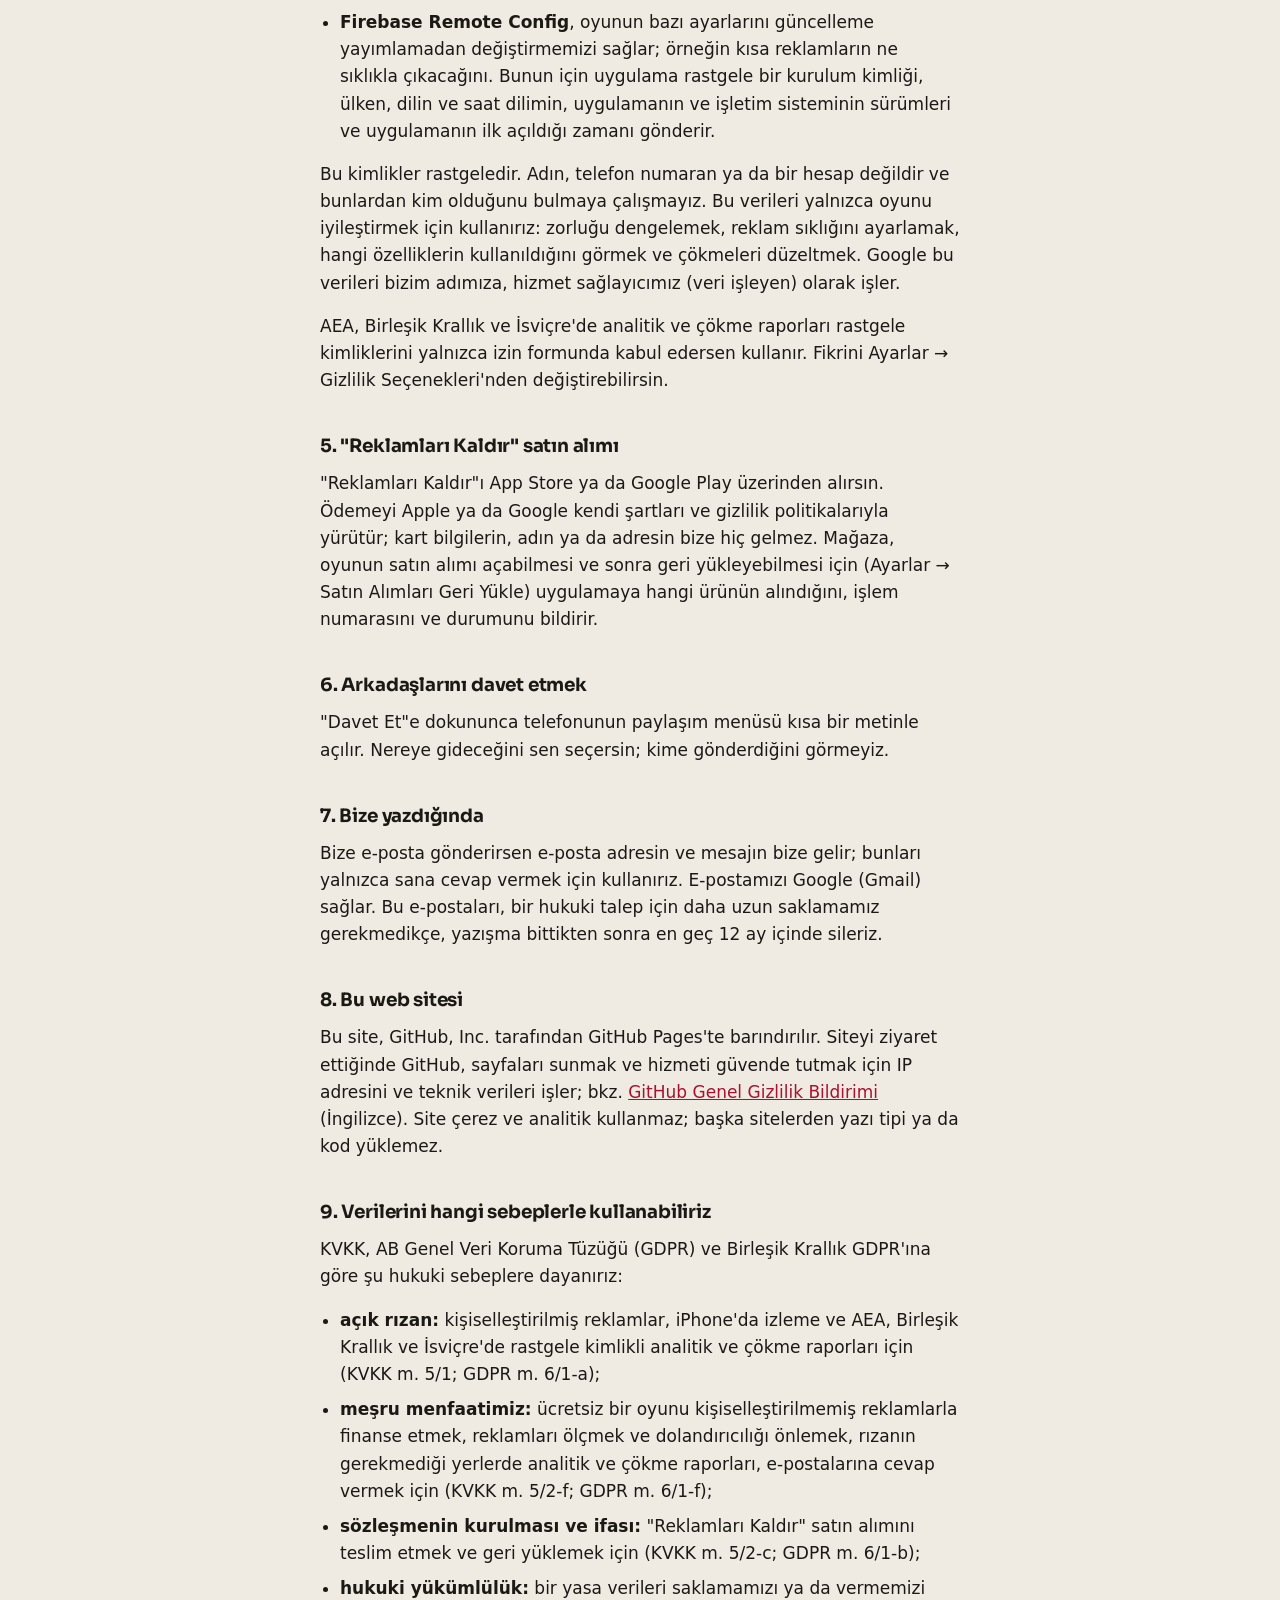
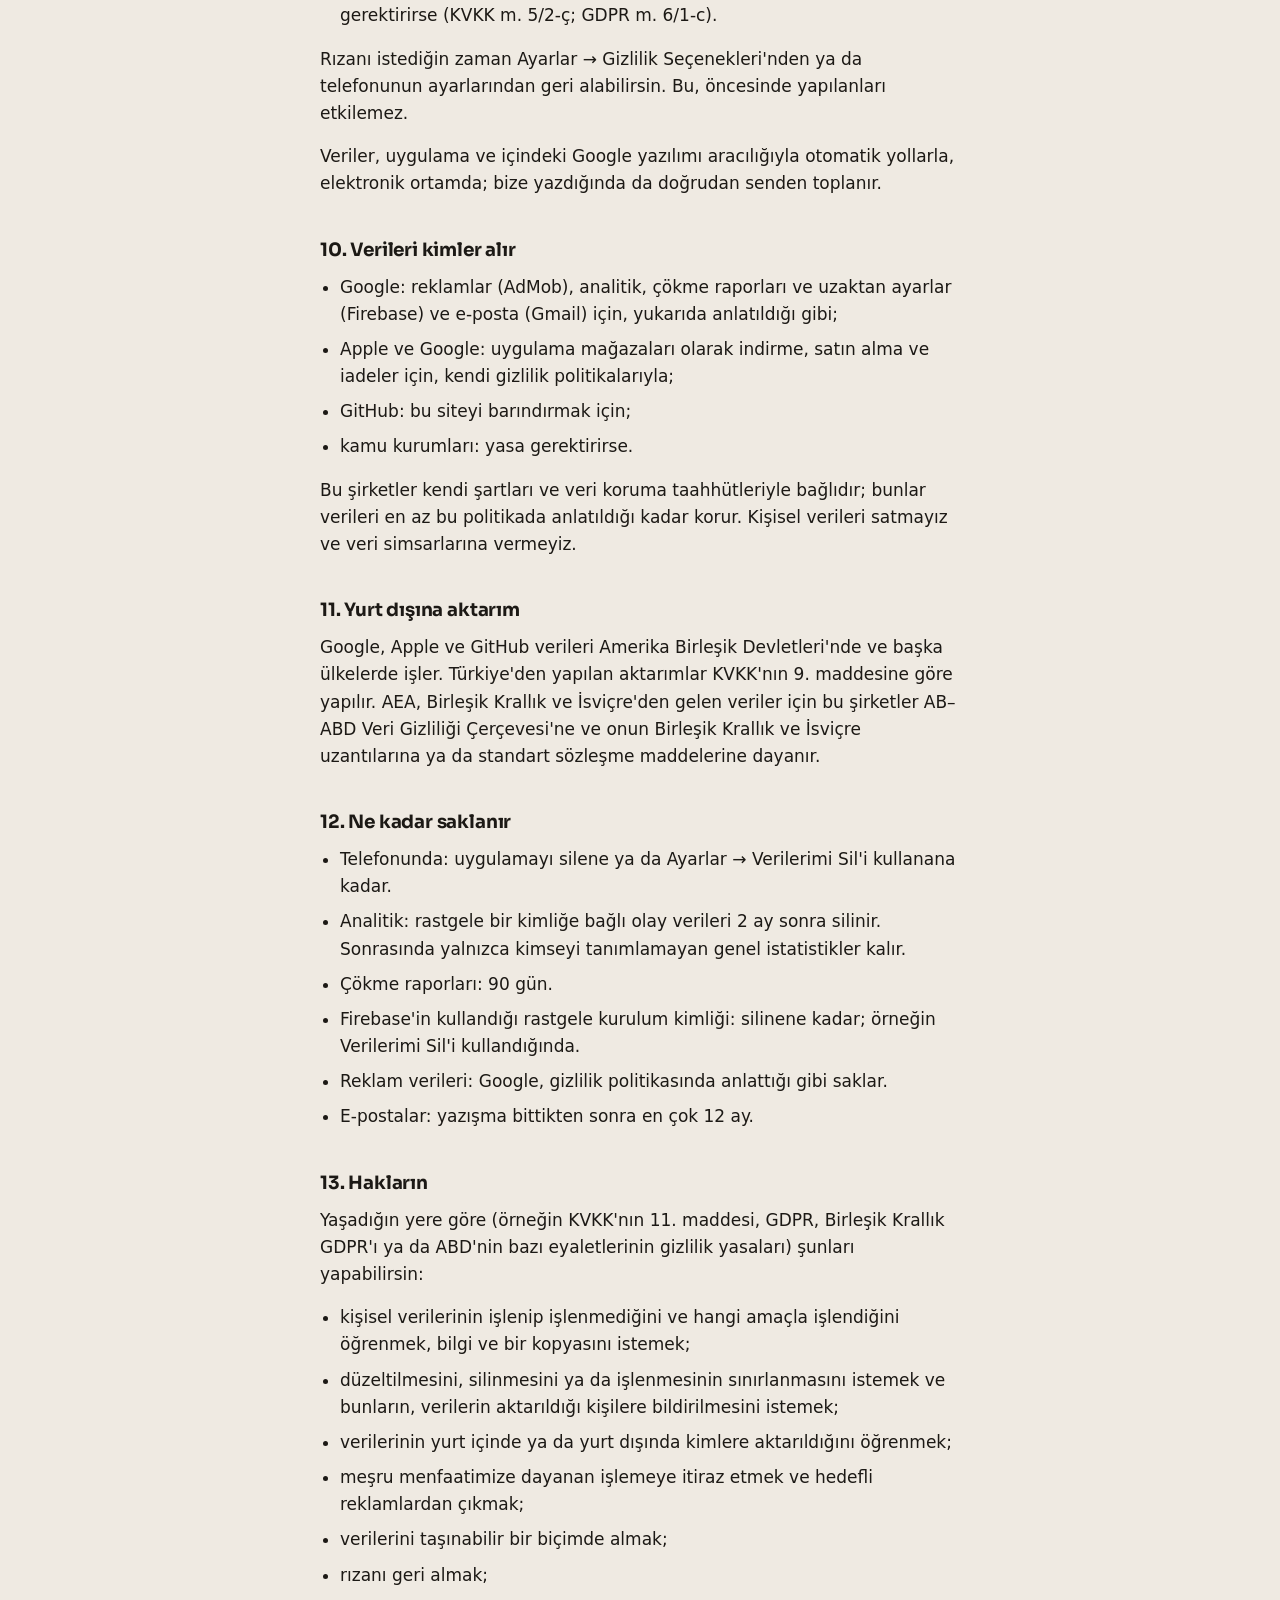
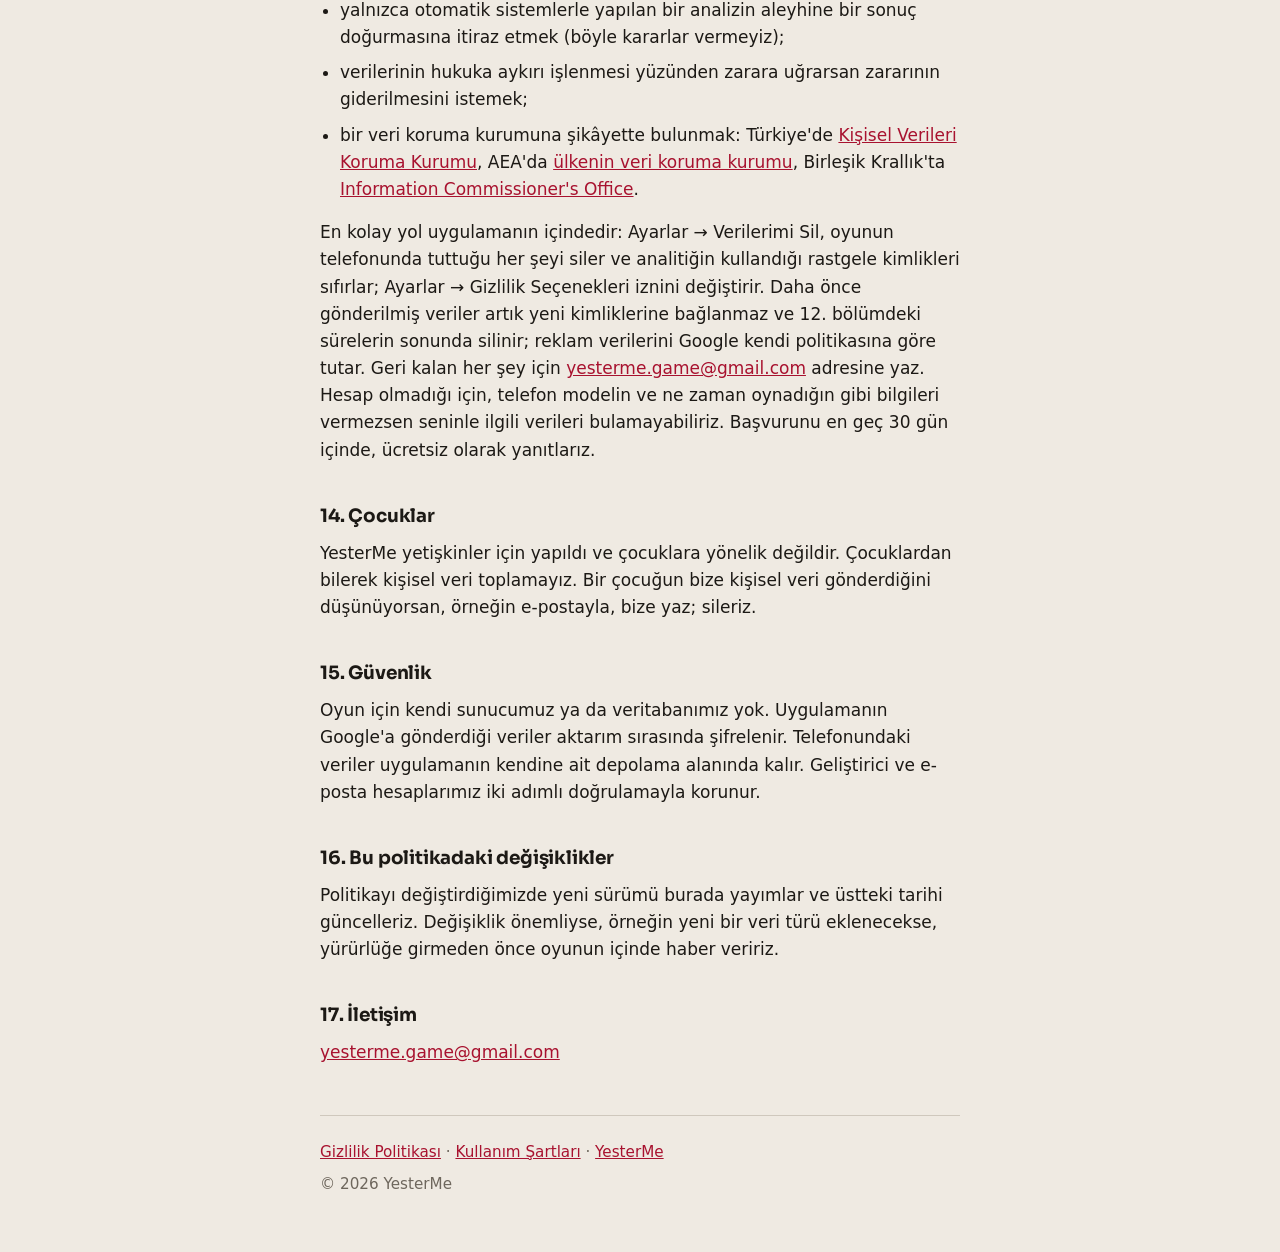
<file: tr/gizlilik/index.html>
<!doctype html>
<html lang="tr">
<head>
<meta charset="utf-8">
<meta name="viewport" content="width=device-width, initial-scale=1">
<title>Gizlilik Politikası · YesterMe</title>
<meta name="description" content="YesterMe oyunu verilerini nasıl kullanır: reklamlar, analitik, Reklamları Kaldır satın alımı ve seçimlerin.">
<meta name="color-scheme" content="dark light">
<link rel="icon" href="/favicon.svg" type="image/svg+xml">
<link rel="stylesheet" href="/style.css">
<link rel="canonical" href="https://yesterme-game.github.io/tr/gizlilik/">
<link rel="alternate" hreflang="en" href="https://yesterme-game.github.io/privacy/">
<link rel="alternate" hreflang="tr" href="https://yesterme-game.github.io/tr/gizlilik/">
</head>
<body>
<header class="bar">
  <a class="brand" href="/" aria-label="YesterMe">
    <svg viewBox="0 0 100 100" aria-hidden="true">
      <mask id="cut" maskUnits="userSpaceOnUse" x="0" y="0" width="100" height="100">
        <rect width="100" height="100" fill="#fff"/>
        <circle cx="64" cy="38" r="21.5" fill="#000"/>
      </mask>
      <circle cx="42" cy="58" r="19" fill="none" stroke="var(--cherry)" stroke-width="8.5" mask="url(#cut)"/>
      <circle cx="64" cy="38" r="17" fill="var(--disc)"/>
    </svg>
    <span class="word"><span class="yester">Yester</span><span class="me">Me</span></span>
  </a>
  <a class="lang" href="/privacy/" hreflang="en" lang="en">English</a>
</header>
<main class="doc">
  <h1>Gizlilik Politikası</h1>
  <p class="updated">Son güncelleme: 16 Kasım 2026</p>

  <section class="short" aria-labelledby="kisaca">
    <h2 id="kisaca">Kısaca</h2>
    <ul>
      <li>YesterMe'de hesap yok. Oyun adını, e-posta adresini ya da telefon numaranı hiç sormaz.</li>
      <li>İlerlemen, skorların ve ayarların yalnızca telefonunda durur.</li>
      <li>Oyun ücretsizdir ve Google AdMob reklamları gösterir. Yasanın gerektirdiği yerlerde reklamlar kişiselleştirilmeden önce iznini isteriz. iPhone'da reklam kimliğinin paylaşılıp paylaşılmayacağını Apple'ın izleme izni penceresinde sen seçersin.</li>
      <li>Oyunun nasıl oynandığını görmek ve çökme raporları almak için Google Firebase kullanırız. Analitik, reklam kimliğini kullanmaz.</li>
      <li>"Reklamları Kaldır" satın alımını Apple ya da Google yürütür. Ödeme bilgilerini hiç görmeyiz.</li>
      <li>Oyun konumuna, rehberine, fotoğraflarına, kamerana ya da mikrofonuna erişim istemez.</li>
      <li>Kişisel verilerini satmayız.</li>
    </ul>
  </section>

  <h2 id="biz">1. Biz kimiz</h2>
  <p>YesterMe, Türkiye'de bağımsız bir geliştiricinin iPhone ve Android için yaptığı bir oyundur. Bu metinde "biz" bu geliştiriciyi anlatır. Burada anlatılan kişisel verilerin nasıl kullanılacağına o karar verir; 6698 sayılı Kişisel Verilerin Korunması Kanunu'na (KVKK) göre veri sorumlusudur. Bu politika YesterMe uygulamasını ve bu web sitesini kapsar. KVKK'nın 10. maddesindeki aydınlatma yükümlülüğü de bu metinle yerine getirilir.</p>
  <p>Verilerinle ilgili her soru ve başvuru için <a href="mailto:yesterme.game@gmail.com">yesterme.game@gmail.com</a> adresine yaz.</p>

  <h2 id="telefon">2. Telefonunda kalanlar</h2>
  <p>Oyun, telefonunda kendine ait depolama alanında şunları tutar: süren oyun (sonra devam edebilmen için), seviyen ve skorların, en yüksek skorun, ayarların (ses, titreşim, dil ve tema), eğitimi bitirip bitirmediğin, "Reklamları Kaldır"ı alıp almadığın ve reklam sınırları için gereken tarihler, örneğin oyunu ilk açtığın gün.</p>
  <p>Bu veriler bize gelmez. Uygulamayı silince silinir. Telefonun uygulama verilerini yedekliyorsa, örneğin iCloud'a ya da Google Drive'a, o yedeği Apple ya da Google kendi şartlarıyla saklar.</p>

  <h2 id="reklamlar">3. Reklamlar</h2>
  <p>Oyun; oyun ekranının altında bir afiş, bazı oyunların arasında kısa bir reklam ve yalnızca sen seçersen son beş hamleni geri saran bir video reklam gösterir. Reklamlar Google AdMob'dan gelir. Hizmeti Google LLC; Avrupa Ekonomik Alanı (AEA), Birleşik Krallık ve İsviçre'deki kişiler için Google Ireland Limited sunar.</p>
  <p>Reklam istemek ve göstermek için oyuna yerleşik Google yazılımı şunları toplar:</p>
  <ul>
    <li>telefonunun reklam kimliği, uygulama grubu kimliği (app set ID) ve öteki cihaz kimlikleri, varsa telefonda oturum açılmış hesaplara ait kimlikler (iPhone'da reklam kimliği yalnızca izlemeye izin verirsen);</li>
    <li>ülke ya da şehir gibi yaklaşık konumunu tahmin etmek için kullanılan IP adresin;</li>
    <li>telefonun ve uygulamayla ilgili bilgiler: model, işletim sistemi, dil ve uygulama sürümü;</li>
    <li>uygulamayı ve reklamları nasıl kullandığın (örneğin uygulamanın açılması, dokunmalar, reklam görüntülemeleri, bir videonun sonuna kadar izlenip izlenmediği) ve uygulamanın ne kadar hızlı açıldığı, ne kadar enerji harcadığı gibi tanılama verileri;</li>
    <li>izin tercihlerin.</li>
  </ul>
  <p>Google bu verileri reklamları göstermek ve ölçmek, aynı reklamı ne sıklıkla gördüğünü sınırlamak, dolandırıcılığı ve kötüye kullanımı önlemek ve yalnızca izin verdiğin yerde reklamları kişiselleştirmek için kullanır. Google bu verileri kendi gizlilik politikasına göre, bağımsız bir veri sorumlusu olarak kullanır: <a href="https://policies.google.com/technologies/partner-sites?hl=tr">Google'ın, hizmetlerini kullanan site ve uygulamalardan gelen bilgileri nasıl kullandığı</a> ve <a href="https://policies.google.com/privacy?hl=tr">Google Gizlilik Politikası</a>. Google başka reklam şirketleriyle de çalışabilir; izin formu gösterildiği yerde bu şirketleri listeler.</p>
  <p>Seçimlerin:</p>
  <ul>
    <li><strong>AEA, Birleşik Krallık ve İsviçre:</strong> ilk reklam yüklenmeden önce oyun Google'ın izin formunu gösterir. Kabul edebilir ya da reddedebilirsin; seçimini istediğin zaman Ayarlar → Gizlilik Seçenekleri'nden değiştirebilirsin. Reddedersen yalnızca kişiselleştirilmemiş ya da "sınırlı" reklamlar görürsün.</li>
    <li><strong>iPhone:</strong> ilk reklam yüklenmeden önce oyun izleme izni ister (Apple'ın Uygulama İzleme Şeffaflığı). "Uygulamadan izlememesini iste"yi seçersen reklam kimliğin paylaşılmaz. Bunu iPhone'un Ayarlar → Gizlilik ve Güvenlik → İzleme bölümünden değiştirebilirsin.</li>
    <li><strong>Android:</strong> reklam kimliğini telefonunun ayarlarından silebilir ya da sıfırlayabilirsin; genellikle Ayarlar → Gizlilik → Reklamlar ya da Ayarlar → Google → Reklamlar altındadır.</li>
    <li><strong>Video reklamlar isteğe bağlıdır:</strong> yalnızca teklifine dokunursan oynar.</li>
    <li><strong>Reklamları Kaldır:</strong> satın aldıktan sonra oyun reklam istemez.</li>
  </ul>

  <h2 id="analitik">4. Analitik ve çökme raporları</h2>
  <p>Oyunun nasıl oynandığını anlamak ve sorunları düzeltmek için Google'ın sunduğu Google Firebase'i kullanırız:</p>
  <ul>
    <li><strong>Google Analytics for Firebase</strong> oyundaki olayları kaydeder: ilk açılış, eğitim adımları, her oyunun başı ve sonu (seviye, skor, hamle, nasıl bittiği ve ne kadar sürdüğü), reklam teklifleri ve izlenip izlenmedikleri, "Davet Et"e dokunmalar, satın alma denemeleri ve satın almalar (ürün ve fiyat). Bunlarla birlikte uygulamanın senin kopyası için rastgele bir kimlik, telefon modelin, işletim sistemin, uygulama sürümü ve dilin ile IP adresinden tahmin edilen yaklaşık konumun (ülke ya da bölge) toplanır. Analitikte reklam kimliğinin toplanmasını kapattık.</li>
    <li><strong>Firebase Crashlytics</strong>, uygulama çökerse bir çökme raporu gönderir: uygulamanın o anda ne yaptığı, telefon modeli ve işletim sistemi, rastgele bir kurulum kimliği. Firebase bununla birlikte, uygulamanın ne kadar kararlı çalıştığını ölçmek için temel oturum bilgisini de kaydeder: uygulamayı ne zaman açtığın, ne kadar kullandığın ve telefon modeli.</li>
    <li><strong>Firebase Remote Config</strong>, oyunun bazı ayarlarını güncelleme yayımlamadan değiştirmemizi sağlar; örneğin kısa reklamların ne sıklıkla çıkacağını. Bunun için uygulama rastgele bir kurulum kimliği, ülken, dilin ve saat dilimin, uygulamanın ve işletim sisteminin sürümleri ve uygulamanın ilk açıldığı zamanı gönderir.</li>
  </ul>
  <p>Bu kimlikler rastgeledir. Adın, telefon numaran ya da bir hesap değildir ve bunlardan kim olduğunu bulmaya çalışmayız. Bu verileri yalnızca oyunu iyileştirmek için kullanırız: zorluğu dengelemek, reklam sıklığını ayarlamak, hangi özelliklerin kullanıldığını görmek ve çökmeleri düzeltmek. Google bu verileri bizim adımıza, hizmet sağlayıcımız (veri işleyen) olarak işler.</p>
  <p>AEA, Birleşik Krallık ve İsviçre'de analitik ve çökme raporları rastgele kimliklerini yalnızca izin formunda kabul edersen kullanır. Fikrini Ayarlar → Gizlilik Seçenekleri'nden değiştirebilirsin.</p>

  <h2 id="satin-alma">5. "Reklamları Kaldır" satın alımı</h2>
  <p>"Reklamları Kaldır"ı App Store ya da Google Play üzerinden alırsın. Ödemeyi Apple ya da Google kendi şartları ve gizlilik politikalarıyla yürütür; kart bilgilerin, adın ya da adresin bize hiç gelmez. Mağaza, oyunun satın alımı açabilmesi ve sonra geri yükleyebilmesi için (Ayarlar → Satın Alımları Geri Yükle) uygulamaya hangi ürünün alındığını, işlem numarasını ve durumunu bildirir.</p>

  <h2 id="davet">6. Arkadaşlarını davet etmek</h2>
  <p>"Davet Et"e dokununca telefonunun paylaşım menüsü kısa bir metinle açılır. Nereye gideceğini sen seçersin; kime gönderdiğini görmeyiz.</p>

  <h2 id="e-posta">7. Bize yazdığında</h2>
  <p>Bize e-posta gönderirsen e-posta adresin ve mesajın bize gelir; bunları yalnızca sana cevap vermek için kullanırız. E-postamızı Google (Gmail) sağlar. Bu e-postaları, bir hukuki talep için daha uzun saklamamız gerekmedikçe, yazışma bittikten sonra en geç 12 ay içinde sileriz.</p>

  <h2 id="site">8. Bu web sitesi</h2>
  <p>Bu site, GitHub, Inc. tarafından GitHub Pages'te barındırılır. Siteyi ziyaret ettiğinde GitHub, sayfaları sunmak ve hizmeti güvende tutmak için IP adresini ve teknik verileri işler; bkz. <a href="https://docs.github.com/en/site-policy/privacy-policies/github-general-privacy-statement">GitHub Genel Gizlilik Bildirimi</a> (İngilizce). Site çerez ve analitik kullanmaz; başka sitelerden yazı tipi ya da kod yüklemez.</p>

  <h2 id="hukuki-sebepler">9. Verilerini hangi sebeplerle kullanabiliriz</h2>
  <p>KVKK, AB Genel Veri Koruma Tüzüğü (GDPR) ve Birleşik Krallık GDPR'ına göre şu hukuki sebeplere dayanırız:</p>
  <ul>
    <li><strong>açık rızan:</strong> kişiselleştirilmiş reklamlar, iPhone'da izleme ve AEA, Birleşik Krallık ve İsviçre'de rastgele kimlikli analitik ve çökme raporları için (KVKK m. 5/1; GDPR m. 6/1-a);</li>
    <li><strong>meşru menfaatimiz:</strong> ücretsiz bir oyunu kişiselleştirilmemiş reklamlarla finanse etmek, reklamları ölçmek ve dolandırıcılığı önlemek, rızanın gerekmediği yerlerde analitik ve çökme raporları, e-postalarına cevap vermek için (KVKK m. 5/2-f; GDPR m. 6/1-f);</li>
    <li><strong>sözleşmenin kurulması ve ifası:</strong> "Reklamları Kaldır" satın alımını teslim etmek ve geri yüklemek için (KVKK m. 5/2-c; GDPR m. 6/1-b);</li>
    <li><strong>hukuki yükümlülük:</strong> bir yasa verileri saklamamızı ya da vermemizi gerektirirse (KVKK m. 5/2-ç; GDPR m. 6/1-c).</li>
  </ul>
  <p>Rızanı istediğin zaman Ayarlar → Gizlilik Seçenekleri'nden ya da telefonunun ayarlarından geri alabilirsin. Bu, öncesinde yapılanları etkilemez.</p>
  <p>Veriler, uygulama ve içindeki Google yazılımı aracılığıyla otomatik yollarla, elektronik ortamda; bize yazdığında da doğrudan senden toplanır.</p>

  <h2 id="alicilar">10. Verileri kimler alır</h2>
  <ul>
    <li>Google: reklamlar (AdMob), analitik, çökme raporları ve uzaktan ayarlar (Firebase) ve e-posta (Gmail) için, yukarıda anlatıldığı gibi;</li>
    <li>Apple ve Google: uygulama mağazaları olarak indirme, satın alma ve iadeler için, kendi gizlilik politikalarıyla;</li>
    <li>GitHub: bu siteyi barındırmak için;</li>
    <li>kamu kurumları: yasa gerektirirse.</li>
  </ul>
  <p>Bu şirketler kendi şartları ve veri koruma taahhütleriyle bağlıdır; bunlar verileri en az bu politikada anlatıldığı kadar korur. Kişisel verileri satmayız ve veri simsarlarına vermeyiz.</p>

  <h2 id="yurt-disi">11. Yurt dışına aktarım</h2>
  <p>Google, Apple ve GitHub verileri Amerika Birleşik Devletleri'nde ve başka ülkelerde işler. Türkiye'den yapılan aktarımlar KVKK'nın 9. maddesine göre yapılır. AEA, Birleşik Krallık ve İsviçre'den gelen veriler için bu şirketler AB–ABD Veri Gizliliği Çerçevesi'ne ve onun Birleşik Krallık ve İsviçre uzantılarına ya da standart sözleşme maddelerine dayanır.</p>

  <h2 id="saklama">12. Ne kadar saklanır</h2>
  <ul>
    <li>Telefonunda: uygulamayı silene ya da Ayarlar → Verilerimi Sil'i kullanana kadar.</li>
    <li>Analitik: rastgele bir kimliğe bağlı olay verileri 2 ay sonra silinir. Sonrasında yalnızca kimseyi tanımlamayan genel istatistikler kalır.</li>
    <li>Çökme raporları: 90 gün.</li>
    <li>Firebase'in kullandığı rastgele kurulum kimliği: silinene kadar; örneğin Verilerimi Sil'i kullandığında.</li>
    <li>Reklam verileri: Google, gizlilik politikasında anlattığı gibi saklar.</li>
    <li>E-postalar: yazışma bittikten sonra en çok 12 ay.</li>
  </ul>

  <h2 id="haklar">13. Hakların</h2>
  <p>Yaşadığın yere göre (örneğin KVKK'nın 11. maddesi, GDPR, Birleşik Krallık GDPR'ı ya da ABD'nin bazı eyaletlerinin gizlilik yasaları) şunları yapabilirsin:</p>
  <ul>
    <li>kişisel verilerinin işlenip işlenmediğini ve hangi amaçla işlendiğini öğrenmek, bilgi ve bir kopyasını istemek;</li>
    <li>düzeltilmesini, silinmesini ya da işlenmesinin sınırlanmasını istemek ve bunların, verilerin aktarıldığı kişilere bildirilmesini istemek;</li>
    <li>verilerinin yurt içinde ya da yurt dışında kimlere aktarıldığını öğrenmek;</li>
    <li>meşru menfaatimize dayanan işlemeye itiraz etmek ve hedefli reklamlardan çıkmak;</li>
    <li>verilerini taşınabilir bir biçimde almak;</li>
    <li>rızanı geri almak;</li>
    <li>yalnızca otomatik sistemlerle yapılan bir analizin aleyhine bir sonuç doğurmasına itiraz etmek (böyle kararlar vermeyiz);</li>
    <li>verilerinin hukuka aykırı işlenmesi yüzünden zarara uğrarsan zararının giderilmesini istemek;</li>
    <li>bir veri koruma kurumuna şikâyette bulunmak: Türkiye'de <a href="https://www.kvkk.gov.tr/">Kişisel Verileri Koruma Kurumu</a>, AEA'da <a href="https://www.edpb.europa.eu/about-edpb/about-edpb/members_en">ülkenin veri koruma kurumu</a>, Birleşik Krallık'ta <a href="https://ico.org.uk/make-a-complaint/">Information Commissioner's Office</a>.</li>
  </ul>
  <p>En kolay yol uygulamanın içindedir: Ayarlar → Verilerimi Sil, oyunun telefonunda tuttuğu her şeyi siler ve analitiğin kullandığı rastgele kimlikleri sıfırlar; Ayarlar → Gizlilik Seçenekleri iznini değiştirir. Daha önce gönderilmiş veriler artık yeni kimliklerine bağlanmaz ve 12. bölümdeki sürelerin sonunda silinir; reklam verilerini Google kendi politikasına göre tutar. Geri kalan her şey için <a href="mailto:yesterme.game@gmail.com">yesterme.game@gmail.com</a> adresine yaz. Hesap olmadığı için, telefon modelin ve ne zaman oynadığın gibi bilgileri vermezsen seninle ilgili verileri bulamayabiliriz. Başvurunu en geç 30 gün içinde, ücretsiz olarak yanıtlarız.</p>

  <h2 id="cocuklar">14. Çocuklar</h2>
  <p>YesterMe yetişkinler için yapıldı ve çocuklara yönelik değildir. Çocuklardan bilerek kişisel veri toplamayız. Bir çocuğun bize kişisel veri gönderdiğini düşünüyorsan, örneğin e-postayla, bize yaz; sileriz.</p>

  <h2 id="guvenlik">15. Güvenlik</h2>
  <p>Oyun için kendi sunucumuz ya da veritabanımız yok. Uygulamanın Google'a gönderdiği veriler aktarım sırasında şifrelenir. Telefonundaki veriler uygulamanın kendine ait depolama alanında kalır. Geliştirici ve e-posta hesaplarımız iki adımlı doğrulamayla korunur.</p>

  <h2 id="degisiklikler">16. Bu politikadaki değişiklikler</h2>
  <p>Politikayı değiştirdiğimizde yeni sürümü burada yayımlar ve üstteki tarihi güncelleriz. Değişiklik önemliyse, örneğin yeni bir veri türü eklenecekse, yürürlüğe girmeden önce oyunun içinde haber veririz.</p>

  <h2 id="iletisim">17. İletişim</h2>
  <p><a href="mailto:yesterme.game@gmail.com">yesterme.game@gmail.com</a></p>

  <footer>
    <p><a href="/tr/gizlilik/">Gizlilik Politikası</a> · <a href="/tr/kullanim-sartlari/">Kullanım Şartları</a> · <a href="/">YesterMe</a></p>
    <p>© 2026 YesterMe</p>
  </footer>
</main>
</body>
</html>
</file>
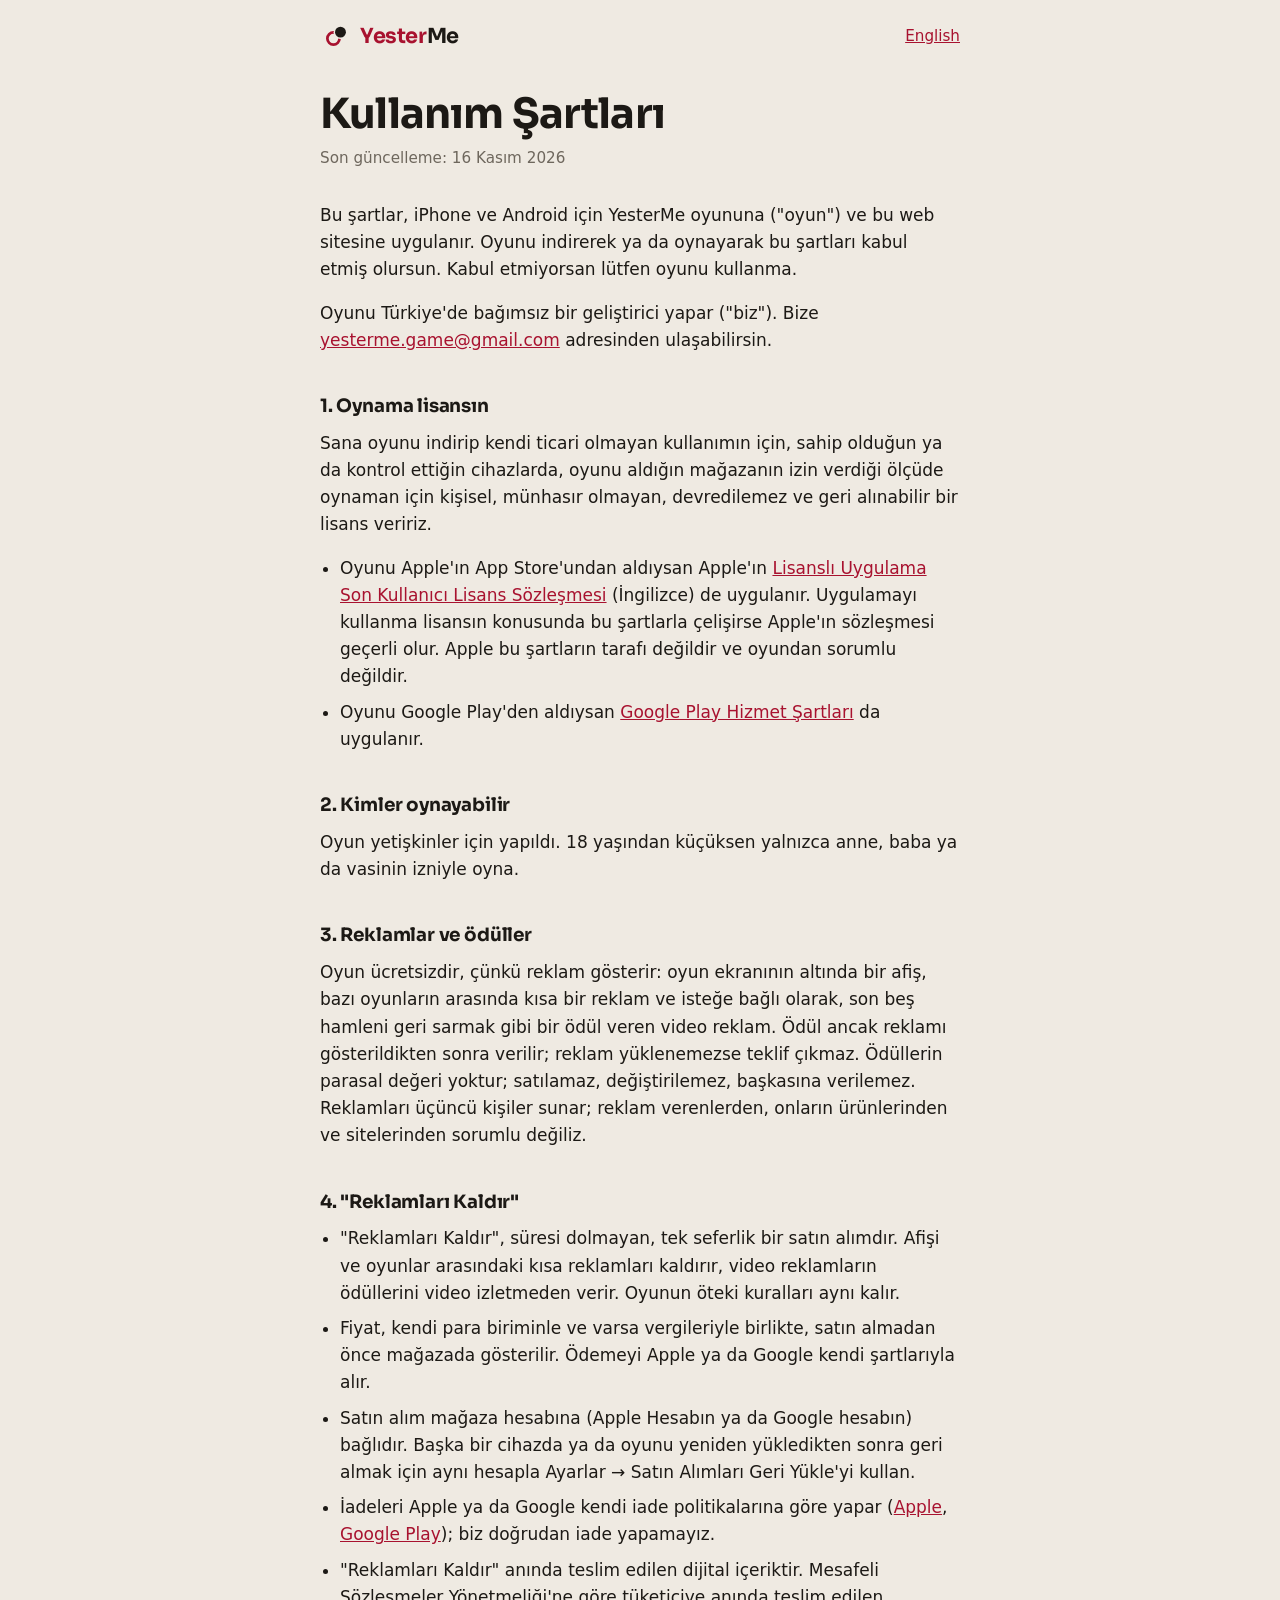
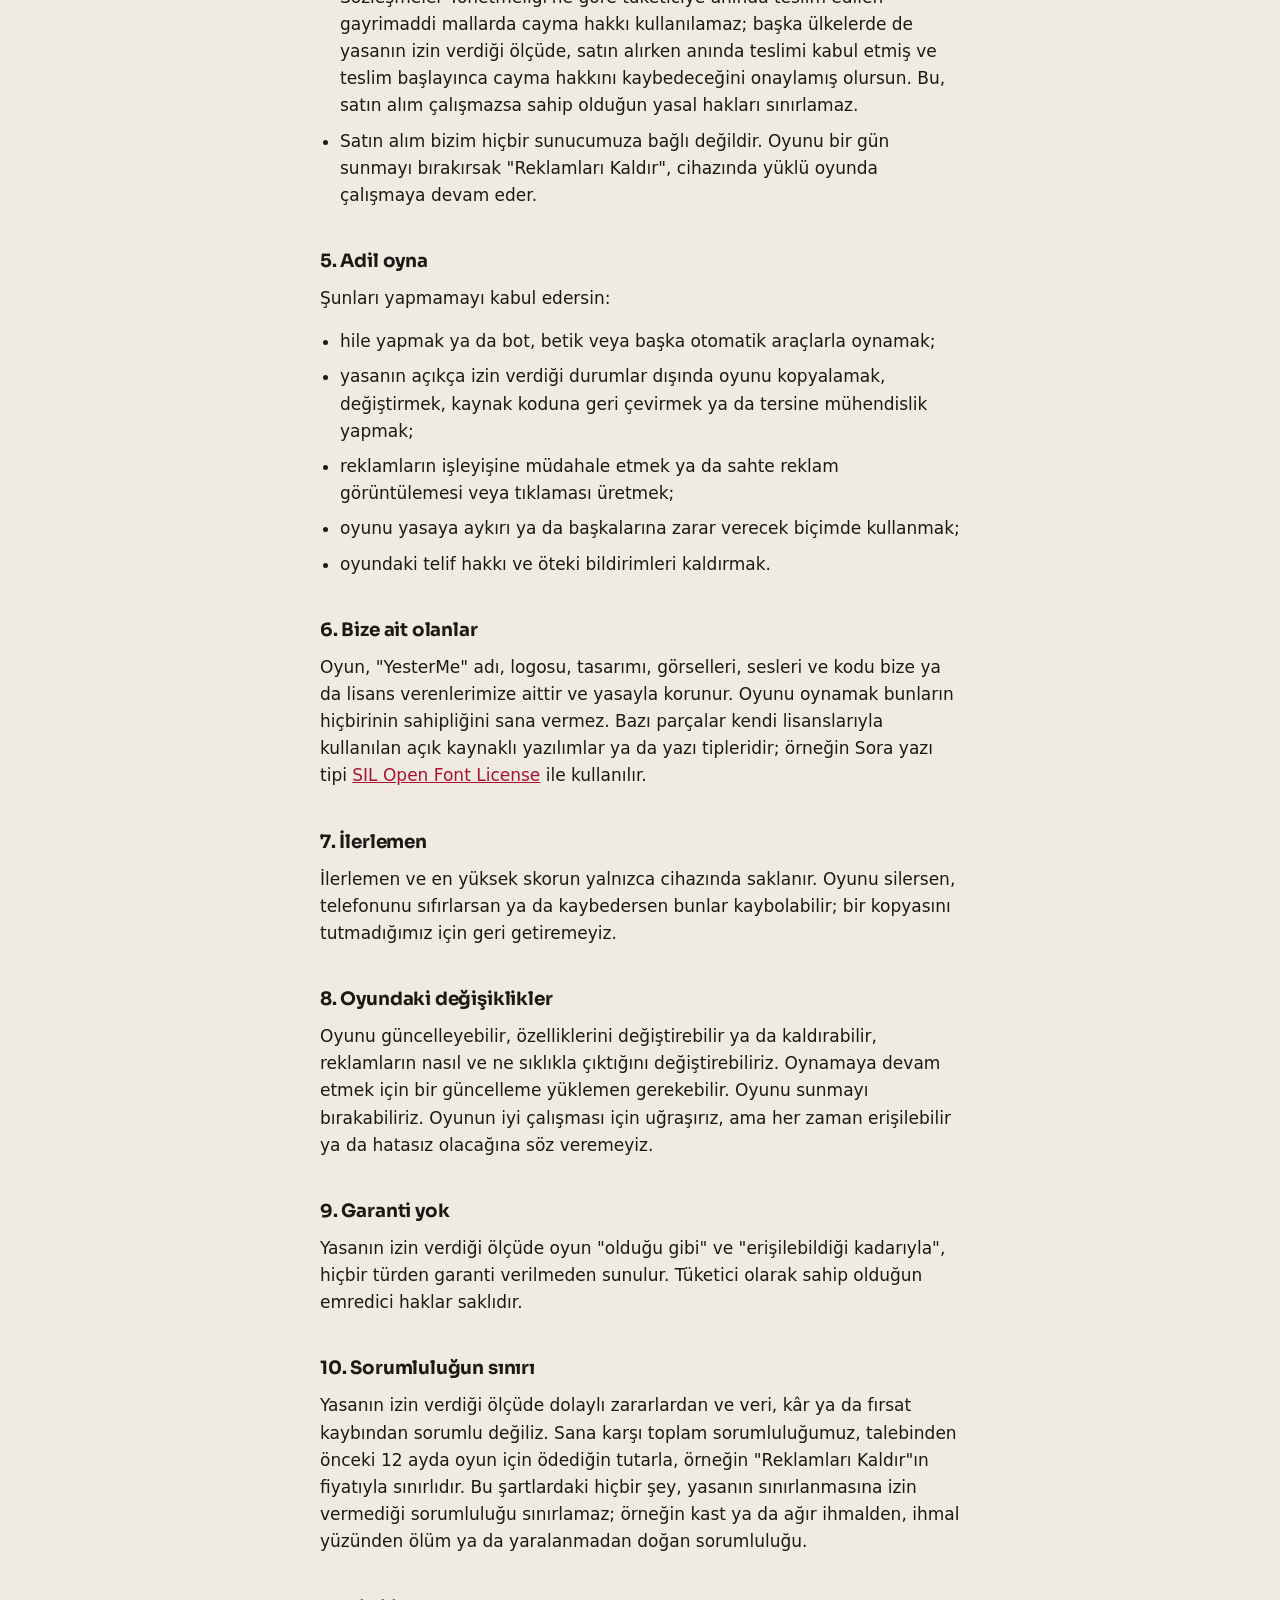
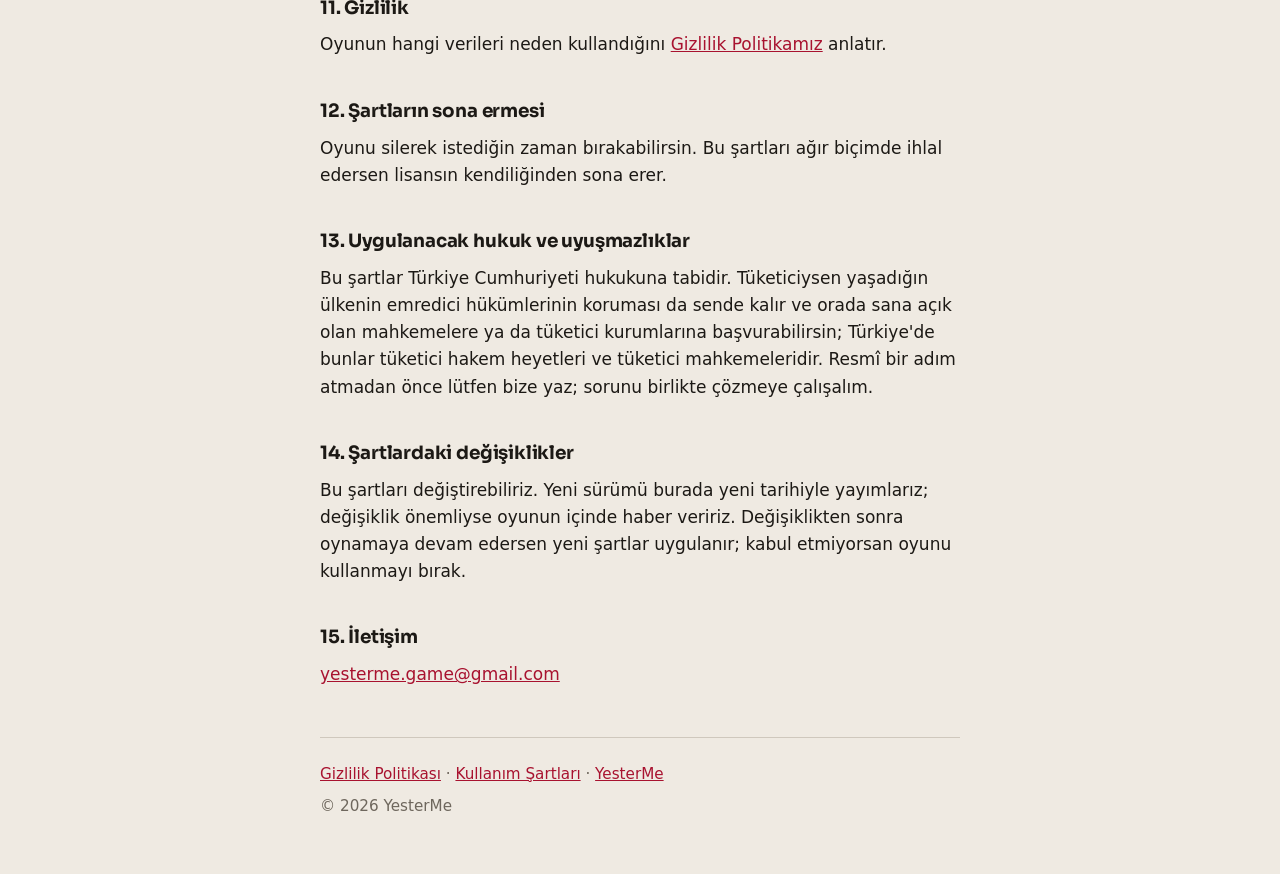
<file: tr/kullanim-sartlari/index.html>
<!doctype html>
<html lang="tr">
<head>
<meta charset="utf-8">
<meta name="viewport" content="width=device-width, initial-scale=1">
<title>Kullanım Şartları · YesterMe</title>
<meta name="description" content="YesterMe'yi oynamanın şartları: lisansın, reklamlar ve ödüller, Reklamları Kaldır satın alımı ve adil oyun.">
<meta name="color-scheme" content="dark light">
<link rel="icon" href="/favicon.svg" type="image/svg+xml">
<link rel="stylesheet" href="/style.css">
<link rel="canonical" href="https://yesterme-game.github.io/tr/kullanim-sartlari/">
<link rel="alternate" hreflang="en" href="https://yesterme-game.github.io/terms/">
<link rel="alternate" hreflang="tr" href="https://yesterme-game.github.io/tr/kullanim-sartlari/">
</head>
<body>
<header class="bar">
  <a class="brand" href="/" aria-label="YesterMe">
    <svg viewBox="0 0 100 100" aria-hidden="true">
      <mask id="cut" maskUnits="userSpaceOnUse" x="0" y="0" width="100" height="100">
        <rect width="100" height="100" fill="#fff"/>
        <circle cx="64" cy="38" r="21.5" fill="#000"/>
      </mask>
      <circle cx="42" cy="58" r="19" fill="none" stroke="var(--cherry)" stroke-width="8.5" mask="url(#cut)"/>
      <circle cx="64" cy="38" r="17" fill="var(--disc)"/>
    </svg>
    <span class="word"><span class="yester">Yester</span><span class="me">Me</span></span>
  </a>
  <a class="lang" href="/terms/" hreflang="en" lang="en">English</a>
</header>
<main class="doc">
  <h1>Kullanım Şartları</h1>
  <p class="updated">Son güncelleme: 16 Kasım 2026</p>

  <p>Bu şartlar, iPhone ve Android için YesterMe oyununa ("oyun") ve bu web sitesine uygulanır. Oyunu indirerek ya da oynayarak bu şartları kabul etmiş olursun. Kabul etmiyorsan lütfen oyunu kullanma.</p>
  <p>Oyunu Türkiye'de bağımsız bir geliştirici yapar ("biz"). Bize <a href="mailto:yesterme.game@gmail.com">yesterme.game@gmail.com</a> adresinden ulaşabilirsin.</p>

  <h2 id="lisans">1. Oynama lisansın</h2>
  <p>Sana oyunu indirip kendi ticari olmayan kullanımın için, sahip olduğun ya da kontrol ettiğin cihazlarda, oyunu aldığın mağazanın izin verdiği ölçüde oynaman için kişisel, münhasır olmayan, devredilemez ve geri alınabilir bir lisans veririz.</p>
  <ul>
    <li>Oyunu Apple'ın App Store'undan aldıysan Apple'ın <a href="https://www.apple.com/legal/internet-services/itunes/dev/stdeula/">Lisanslı Uygulama Son Kullanıcı Lisans Sözleşmesi</a> (İngilizce) de uygulanır. Uygulamayı kullanma lisansın konusunda bu şartlarla çelişirse Apple'ın sözleşmesi geçerli olur. Apple bu şartların tarafı değildir ve oyundan sorumlu değildir.</li>
    <li>Oyunu Google Play'den aldıysan <a href="https://play.google.com/about/play-terms/?hl=tr">Google Play Hizmet Şartları</a> da uygulanır.</li>
  </ul>

  <h2 id="kimler">2. Kimler oynayabilir</h2>
  <p>Oyun yetişkinler için yapıldı. 18 yaşından küçüksen yalnızca anne, baba ya da vasinin izniyle oyna.</p>

  <h2 id="reklamlar">3. Reklamlar ve ödüller</h2>
  <p>Oyun ücretsizdir, çünkü reklam gösterir: oyun ekranının altında bir afiş, bazı oyunların arasında kısa bir reklam ve isteğe bağlı olarak, son beş hamleni geri sarmak gibi bir ödül veren video reklam. Ödül ancak reklamı gösterildikten sonra verilir; reklam yüklenemezse teklif çıkmaz. Ödüllerin parasal değeri yoktur; satılamaz, değiştirilemez, başkasına verilemez. Reklamları üçüncü kişiler sunar; reklam verenlerden, onların ürünlerinden ve sitelerinden sorumlu değiliz.</p>

  <h2 id="reklamlari-kaldir">4. "Reklamları Kaldır"</h2>
  <ul>
    <li>"Reklamları Kaldır", süresi dolmayan, tek seferlik bir satın alımdır. Afişi ve oyunlar arasındaki kısa reklamları kaldırır, video reklamların ödüllerini video izletmeden verir. Oyunun öteki kuralları aynı kalır.</li>
    <li>Fiyat, kendi para biriminle ve varsa vergileriyle birlikte, satın almadan önce mağazada gösterilir. Ödemeyi Apple ya da Google kendi şartlarıyla alır.</li>
    <li>Satın alım mağaza hesabına (Apple Hesabın ya da Google hesabın) bağlıdır. Başka bir cihazda ya da oyunu yeniden yükledikten sonra geri almak için aynı hesapla Ayarlar → Satın Alımları Geri Yükle'yi kullan.</li>
    <li>İadeleri Apple ya da Google kendi iade politikalarına göre yapar (<a href="https://reportaproblem.apple.com/">Apple</a>, <a href="https://support.google.com/googleplay/answer/2479637?hl=tr">Google Play</a>); biz doğrudan iade yapamayız.</li>
    <li>"Reklamları Kaldır" anında teslim edilen dijital içeriktir. Mesafeli Sözleşmeler Yönetmeliği'ne göre tüketiciye anında teslim edilen gayrimaddi mallarda cayma hakkı kullanılamaz; başka ülkelerde de yasanın izin verdiği ölçüde, satın alırken anında teslimi kabul etmiş ve teslim başlayınca cayma hakkını kaybedeceğini onaylamış olursun. Bu, satın alım çalışmazsa sahip olduğun yasal hakları sınırlamaz.</li>
    <li>Satın alım bizim hiçbir sunucumuza bağlı değildir. Oyunu bir gün sunmayı bırakırsak "Reklamları Kaldır", cihazında yüklü oyunda çalışmaya devam eder.</li>
  </ul>

  <h2 id="adil-oyun">5. Adil oyna</h2>
  <p>Şunları yapmamayı kabul edersin:</p>
  <ul>
    <li>hile yapmak ya da bot, betik veya başka otomatik araçlarla oynamak;</li>
    <li>yasanın açıkça izin verdiği durumlar dışında oyunu kopyalamak, değiştirmek, kaynak koduna geri çevirmek ya da tersine mühendislik yapmak;</li>
    <li>reklamların işleyişine müdahale etmek ya da sahte reklam görüntülemesi veya tıklaması üretmek;</li>
    <li>oyunu yasaya aykırı ya da başkalarına zarar verecek biçimde kullanmak;</li>
    <li>oyundaki telif hakkı ve öteki bildirimleri kaldırmak.</li>
  </ul>

  <h2 id="bize-ait">6. Bize ait olanlar</h2>
  <p>Oyun, "YesterMe" adı, logosu, tasarımı, görselleri, sesleri ve kodu bize ya da lisans verenlerimize aittir ve yasayla korunur. Oyunu oynamak bunların hiçbirinin sahipliğini sana vermez. Bazı parçalar kendi lisanslarıyla kullanılan açık kaynaklı yazılımlar ya da yazı tipleridir; örneğin Sora yazı tipi <a href="/fonts/OFL.txt">SIL Open Font License</a> ile kullanılır.</p>

  <h2 id="ilerleme">7. İlerlemen</h2>
  <p>İlerlemen ve en yüksek skorun yalnızca cihazında saklanır. Oyunu silersen, telefonunu sıfırlarsan ya da kaybedersen bunlar kaybolabilir; bir kopyasını tutmadığımız için geri getiremeyiz.</p>

  <h2 id="oyundaki-degisiklikler">8. Oyundaki değişiklikler</h2>
  <p>Oyunu güncelleyebilir, özelliklerini değiştirebilir ya da kaldırabilir, reklamların nasıl ve ne sıklıkla çıktığını değiştirebiliriz. Oynamaya devam etmek için bir güncelleme yüklemen gerekebilir. Oyunu sunmayı bırakabiliriz. Oyunun iyi çalışması için uğraşırız, ama her zaman erişilebilir ya da hatasız olacağına söz veremeyiz.</p>

  <h2 id="garanti">9. Garanti yok</h2>
  <p>Yasanın izin verdiği ölçüde oyun "olduğu gibi" ve "erişilebildiği kadarıyla", hiçbir türden garanti verilmeden sunulur. Tüketici olarak sahip olduğun emredici haklar saklıdır.</p>

  <h2 id="sorumluluk">10. Sorumluluğun sınırı</h2>
  <p>Yasanın izin verdiği ölçüde dolaylı zararlardan ve veri, kâr ya da fırsat kaybından sorumlu değiliz. Sana karşı toplam sorumluluğumuz, talebinden önceki 12 ayda oyun için ödediğin tutarla, örneğin "Reklamları Kaldır"ın fiyatıyla sınırlıdır. Bu şartlardaki hiçbir şey, yasanın sınırlanmasına izin vermediği sorumluluğu sınırlamaz; örneğin kast ya da ağır ihmalden, ihmal yüzünden ölüm ya da yaralanmadan doğan sorumluluğu.</p>

  <h2 id="gizlilik">11. Gizlilik</h2>
  <p>Oyunun hangi verileri neden kullandığını <a href="/tr/gizlilik/">Gizlilik Politikamız</a> anlatır.</p>

  <h2 id="sona-erme">12. Şartların sona ermesi</h2>
  <p>Oyunu silerek istediğin zaman bırakabilirsin. Bu şartları ağır biçimde ihlal edersen lisansın kendiliğinden sona erer.</p>

  <h2 id="hukuk">13. Uygulanacak hukuk ve uyuşmazlıklar</h2>
  <p>Bu şartlar Türkiye Cumhuriyeti hukukuna tabidir. Tüketiciysen yaşadığın ülkenin emredici hükümlerinin koruması da sende kalır ve orada sana açık olan mahkemelere ya da tüketici kurumlarına başvurabilirsin; Türkiye'de bunlar tüketici hakem heyetleri ve tüketici mahkemeleridir. Resmî bir adım atmadan önce lütfen bize yaz; sorunu birlikte çözmeye çalışalım.</p>

  <h2 id="degisiklikler">14. Şartlardaki değişiklikler</h2>
  <p>Bu şartları değiştirebiliriz. Yeni sürümü burada yeni tarihiyle yayımlarız; değişiklik önemliyse oyunun içinde haber veririz. Değişiklikten sonra oynamaya devam edersen yeni şartlar uygulanır; kabul etmiyorsan oyunu kullanmayı bırak.</p>

  <h2 id="iletisim">15. İletişim</h2>
  <p><a href="mailto:yesterme.game@gmail.com">yesterme.game@gmail.com</a></p>

  <footer>
    <p><a href="/tr/gizlilik/">Gizlilik Politikası</a> · <a href="/tr/kullanim-sartlari/">Kullanım Şartları</a> · <a href="/">YesterMe</a></p>
    <p>© 2026 YesterMe</p>
  </footer>
</main>
</body>
</html>
</file>
<file: style.css>
/* YesterMe website: one stylesheet for every page. The colours are the game's own: Night Watch's
   dark board and the cherry of the echoes (the game repo's DECISIONS S-70, S-71). */

/* Sora Bold, the wordmark's typeface (SIL Open Font License, fonts/OFL.txt), served from this
   site so that a visit sends nothing to a font host. */
@font-face {
  font-family: "Sora";
  src: url("/fonts/sora-700.ttf") format("truetype");
  font-weight: 700;
  font-display: swap;
}

:root {
  --bg: #1a1815;
  --panel: #24211d;
  --ink: #efe8dc;
  --muted: #9a9284;
  --border: #3a352f;
  --cherry: #f2405f;
  --disc: #f7f2e8;
  --primary: #c01c3e;
  --on-primary: #fff7f2;
}
@media (prefers-color-scheme: light) {
  :root {
    --bg: #efeae2;
    --panel: #e5dfd5;
    --ink: #1c1915;
    --muted: #6e675d;
    --border: #cfc8bd;
    --cherry: #a8122f;
    --disc: #1c1915;
    --primary: #a8122f;
    --on-primary: #ffffff;
  }
}

* { box-sizing: border-box; }
html { -webkit-text-size-adjust: 100%; }
body {
  margin: 0;
  background: var(--bg);
  color: var(--ink);
  font: 17px/1.6 system-ui, -apple-system, "Segoe UI", Roboto, "Helvetica Neue", Arial, sans-serif;
}
a { color: var(--cherry); }
p { margin: 0 0 1rem; }
.yester { color: var(--cherry); }
.me { color: var(--ink); }

/* The home page. */
.home { max-width: 36rem; margin: 0 auto; padding: 4.5rem 16px 3rem; }
.home .logo { display: flex; align-items: center; gap: 14px; margin: 0 0 1.25rem; }
.home .logo svg { width: 64px; height: 64px; flex: none; }
.home h1 {
  margin: 0;
  font: 700 clamp(2.6rem, 11vw, 3.6rem)/1 "Sora", system-ui, sans-serif;
  letter-spacing: -0.03em;
}
.home .tagline { margin: 0 0 1rem; font: 700 1.25rem/1.35 "Sora", system-ui, sans-serif; letter-spacing: -0.01em; }
.home .soon {
  display: inline-block;
  margin-top: 0.25rem;
  padding: 0.4rem 0.9rem;
  border-radius: 999px;
  background: var(--primary);
  color: var(--on-primary);
  font: 700 0.85rem/1.2 "Sora", system-ui, sans-serif;
}
.home section { margin-top: 3rem; padding-top: 2.25rem; border-top: 1px solid var(--border); }
.home h2 {
  margin: 0 0 0.75rem;
  font: 700 0.8rem/1 "Sora", system-ui, sans-serif;
  letter-spacing: 0.1em;
  text-transform: uppercase;
  color: var(--muted);
}
footer { margin-top: 3rem; padding-top: 1.5rem; border-top: 1px solid var(--border); color: var(--muted); font-size: 0.95rem; }

/* The privacy policy and the terms of use. */
.bar {
  max-width: 42rem;
  margin: 0 auto;
  padding: 1.25rem 16px 0;
  display: flex;
  align-items: center;
  justify-content: space-between;
  gap: 1rem;
}
.brand { display: inline-flex; align-items: center; gap: 8px; text-decoration: none; }
.brand svg { width: 32px; height: 32px; flex: none; }
.brand .word { font: 700 1.3rem/1 "Sora", system-ui, sans-serif; letter-spacing: -0.02em; }
.lang { font-size: 0.95rem; }
.doc { max-width: 42rem; margin: 0 auto; padding: 2.5rem 16px 3rem; }
.doc h1 {
  margin: 0 0 0.5rem;
  font: 700 clamp(2rem, 8vw, 2.6rem)/1.1 "Sora", system-ui, sans-serif;
  letter-spacing: -0.02em;
}
.doc .updated { margin: 0 0 2rem; color: var(--muted); font-size: 0.95rem; }
.doc h2 {
  margin: 2.5rem 0 0.75rem;
  font: 700 1.15rem/1.3 "Sora", system-ui, sans-serif;
  letter-spacing: -0.01em;
}
.doc ul { margin: 0 0 1rem; padding-left: 1.25rem; }
.doc li { margin: 0 0 0.5rem; }
.doc .short {
  margin: 0 0 2rem;
  padding: 1.25rem 1.25rem 0.5rem;
  border: 1px solid var(--border);
  border-radius: 14px;
  background: var(--panel);
}
.doc .short h2 { margin-top: 0; }
.doc footer p { margin-bottom: 0.5rem; }
</file>
